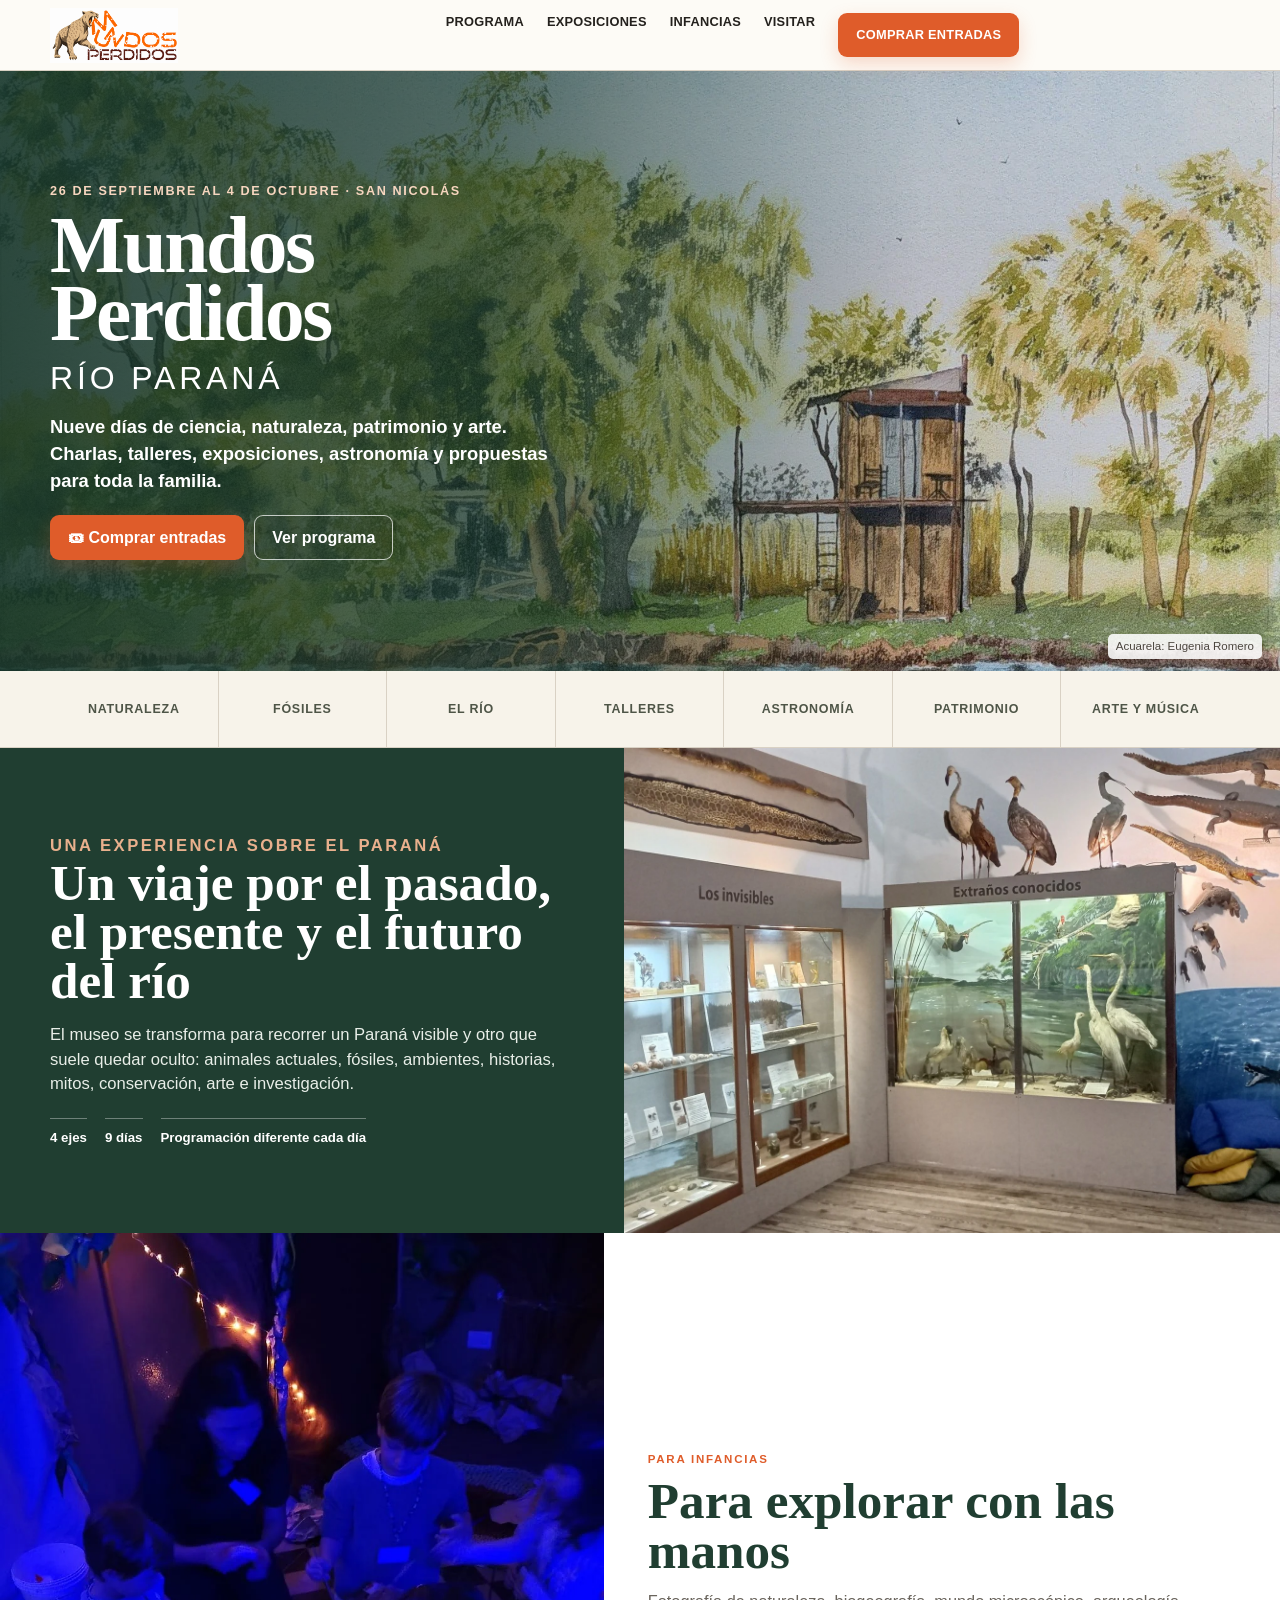
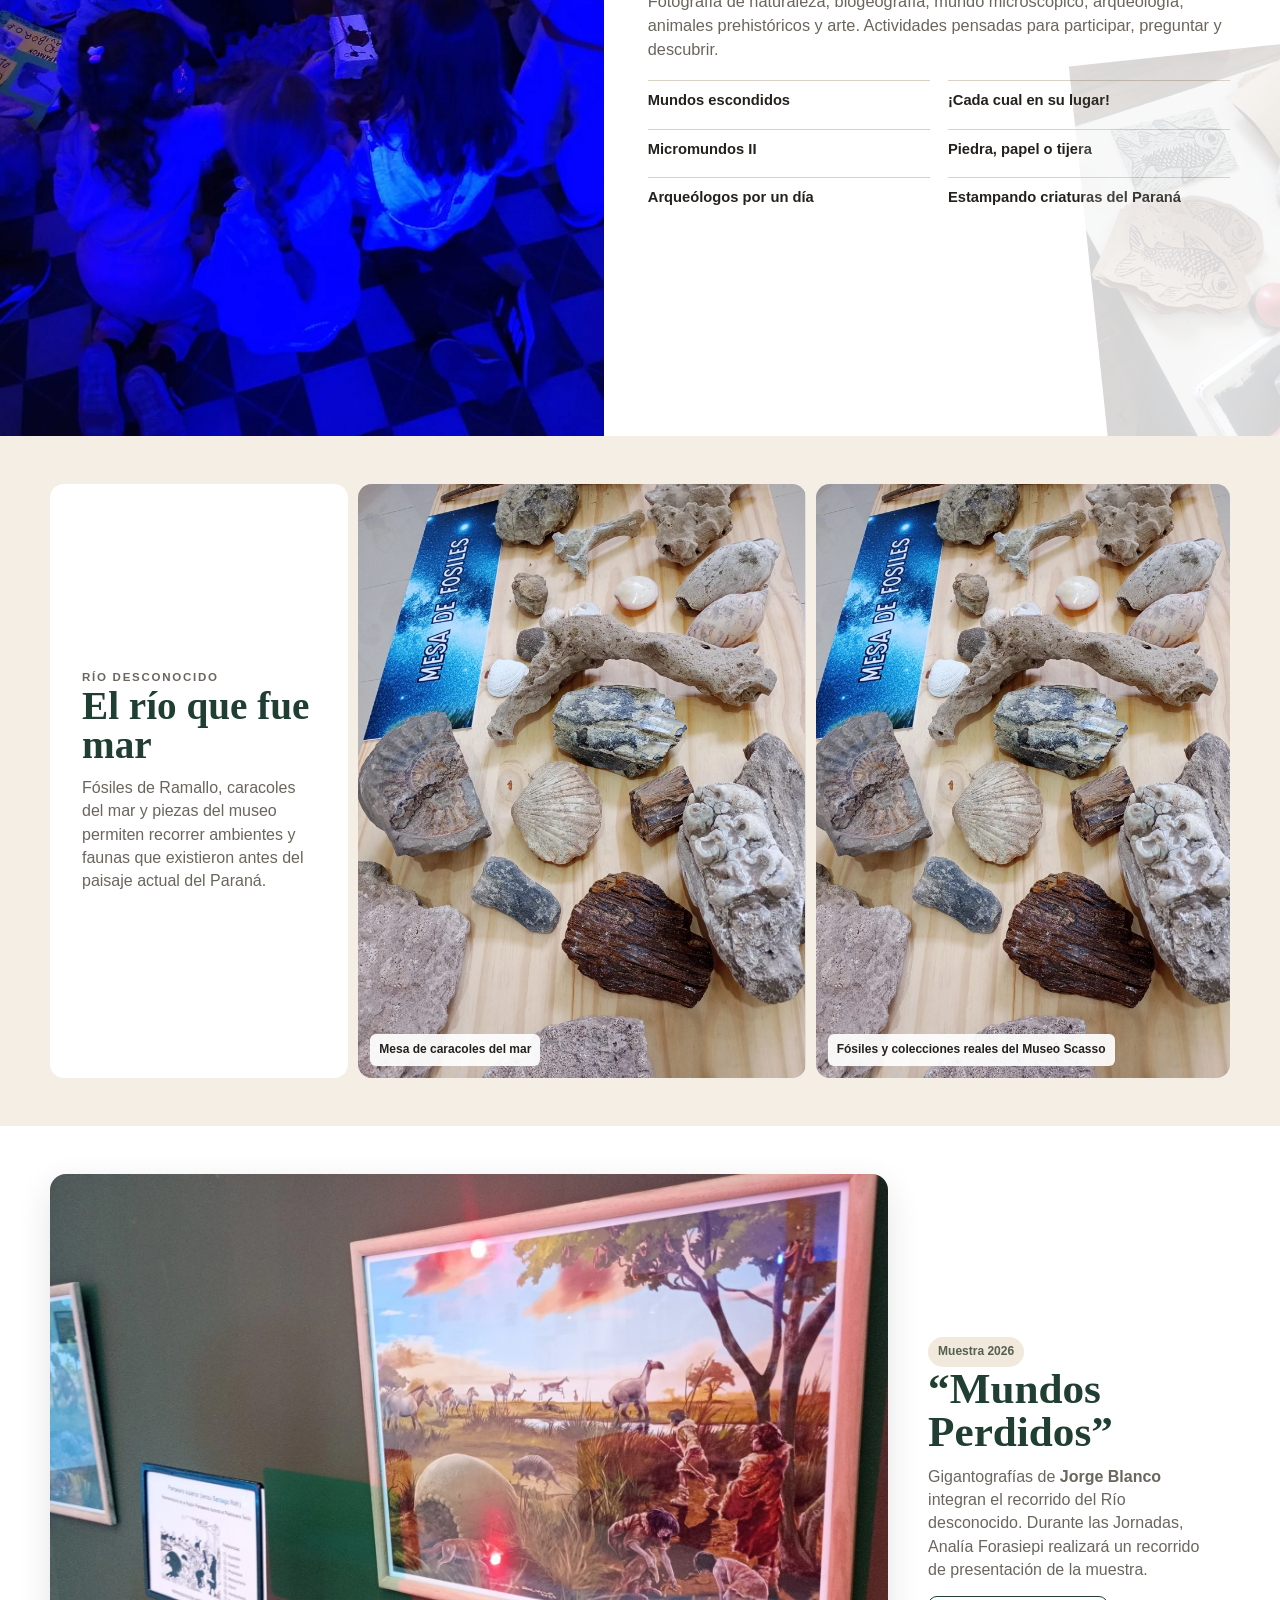
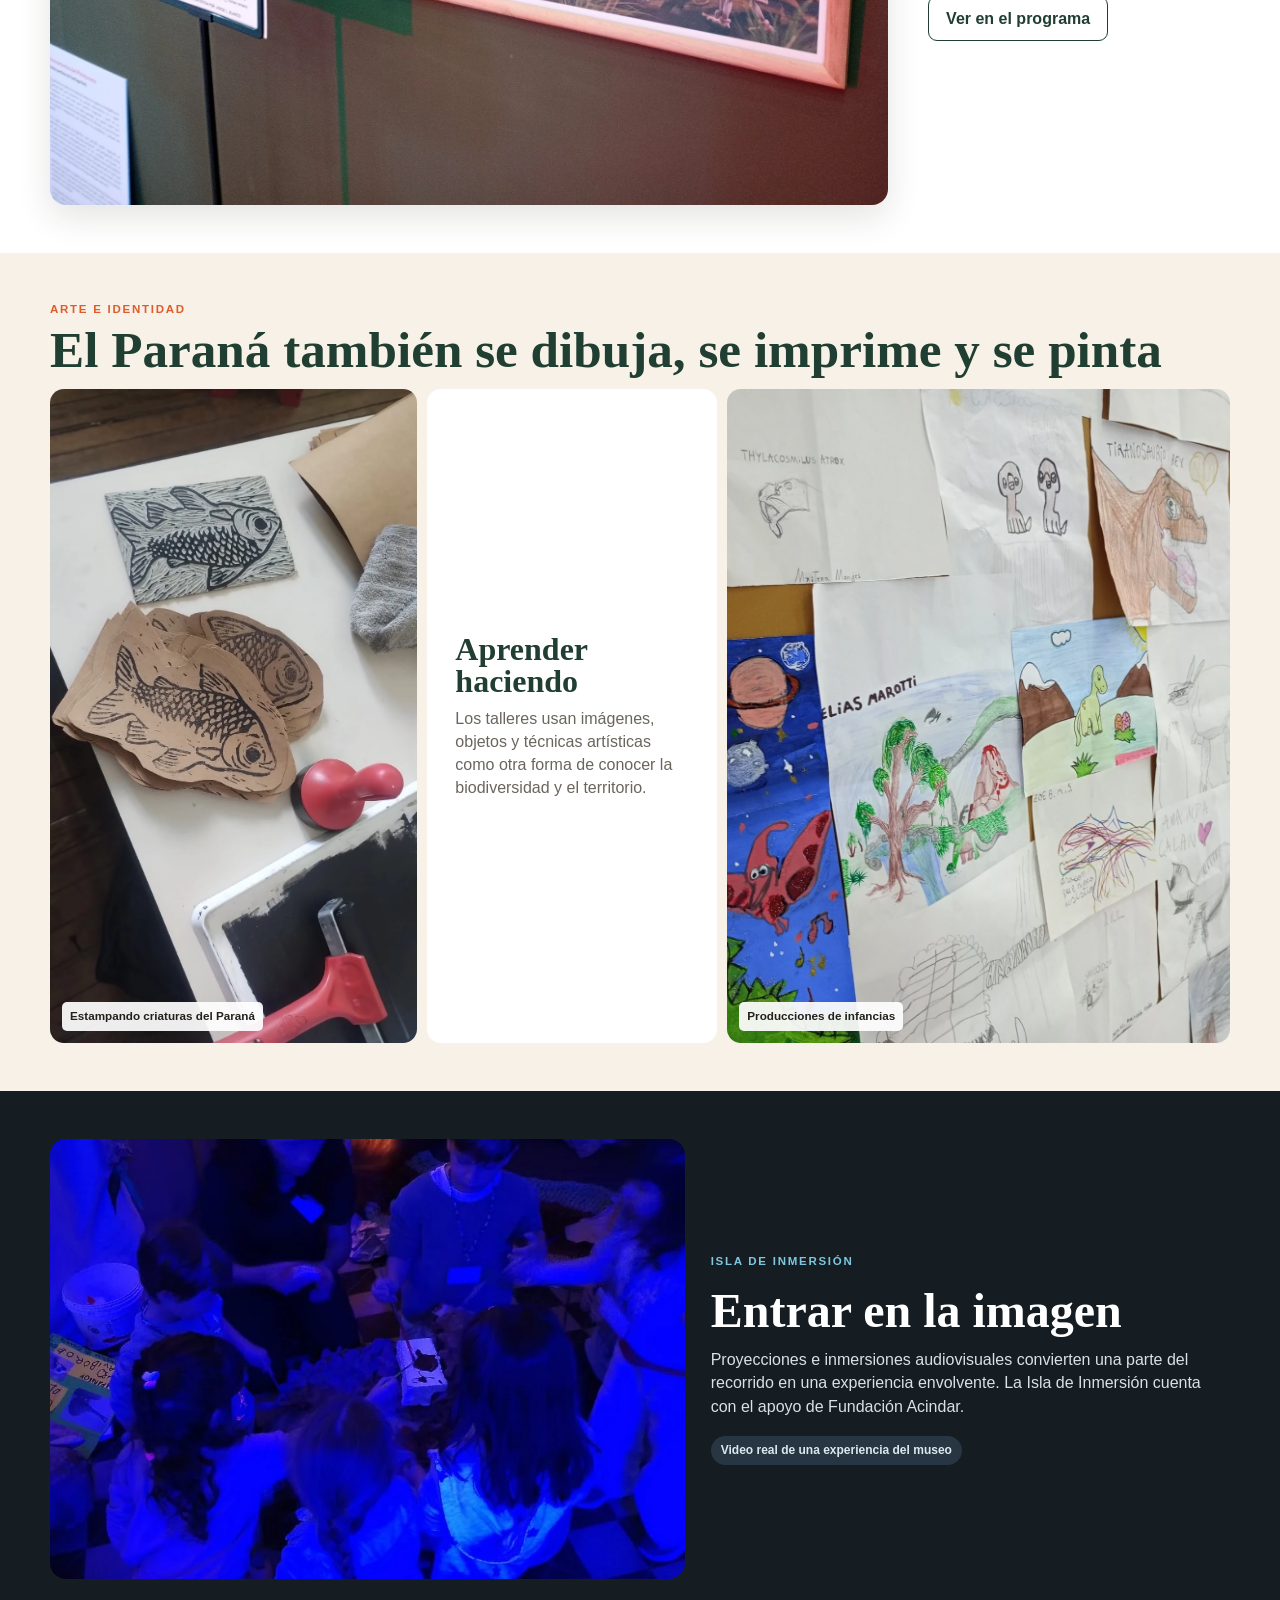
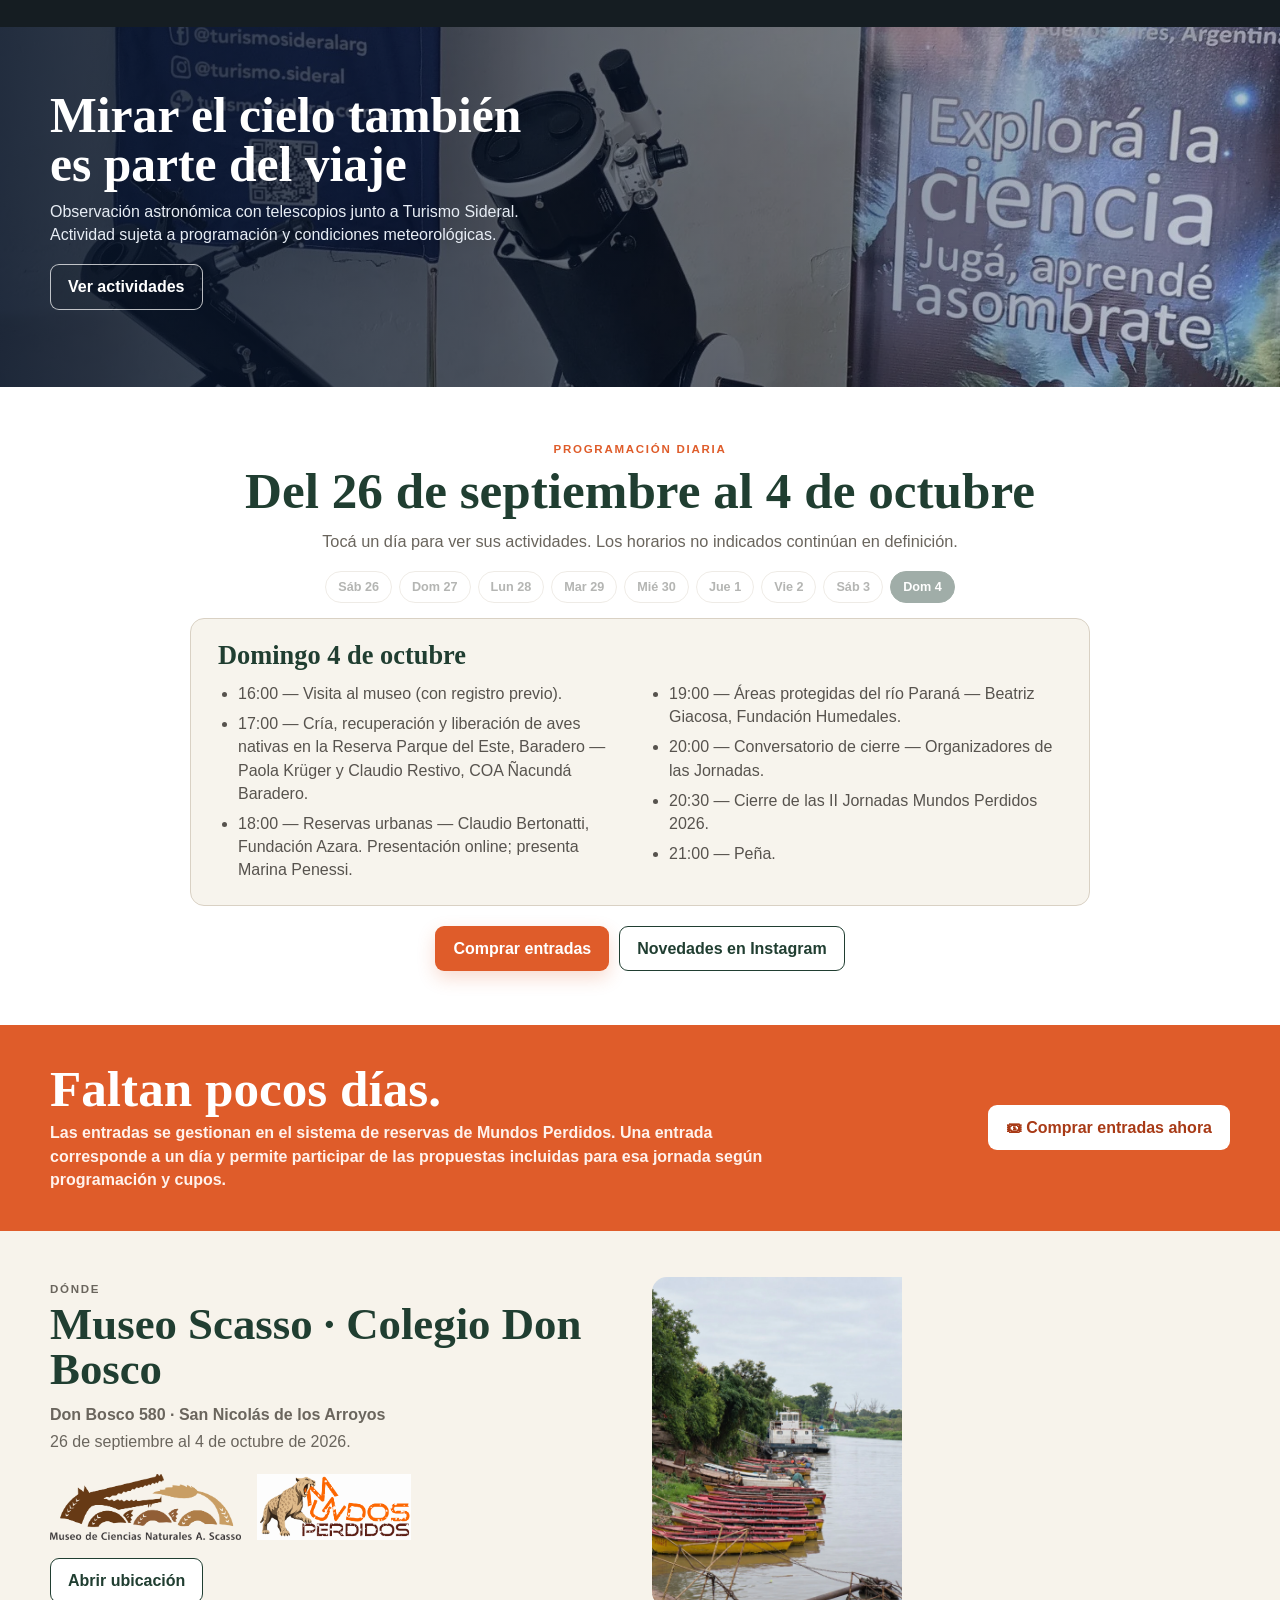
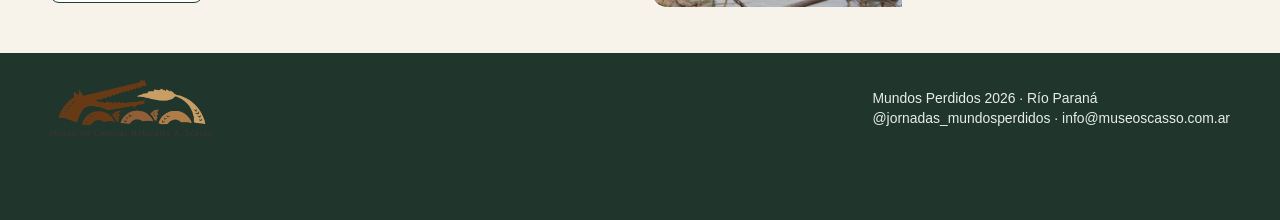
<file: index.html>
<!doctype html>
<html lang="es">
<head>
<meta charset="utf-8">
<meta name="viewport" content="width=device-width,initial-scale=1">
<title>Mundos Perdidos 2026 · Río Paraná | Museo Scasso</title>
<meta name="description" content="Jornadas Mundos Perdidos 2026. Del 26 de septiembre al 4 de octubre en el Museo de Ciencias Naturales A. Scasso y Colegio Don Bosco, San Nicolás.">
<meta name="theme-color" content="#faf7ef">
<style>
:root{--ink:#24211d;--soft:#6a655d;--paper:#fbf8f1;--cream:#efe9dd;--green:#203e31;--green2:#385944;--orange:#df5c2a;--orange2:#bd431d;--line:#d9d1c4;--blue:#15253e;--white:#fff;--shadow:0 12px 34px rgba(31,35,28,.12)}
*{box-sizing:border-box}html{scroll-behavior:smooth}body{margin:0;background:var(--paper);color:var(--ink);font-family:Inter,"Segoe UI",Arial,sans-serif;line-height:1.45}a{text-decoration:none;color:inherit}img,video{display:block;max-width:100%}.wrap{width:min(1180px,calc(100% - 34px));margin:auto}.serif{font-family:Georgia,"Times New Roman",serif}.kicker{font-size:.72rem;font-weight:900;letter-spacing:.15em;text-transform:uppercase;color:var(--orange);margin:0 0 8px}.h2{font:700 clamp(2rem,4vw,3.55rem)/.98 Georgia,"Times New Roman",serif;margin:0 0 14px;color:var(--green)}.copy{font-size:1.02rem;color:var(--soft);margin:0;max-width:760px}.btn{display:inline-flex;align-items:center;justify-content:center;min-height:44px;border-radius:9px;padding:10px 17px;font-weight:900;border:1px solid transparent;transition:.18s}.btn.buy{background:var(--orange);color:white;box-shadow:0 7px 18px rgba(223,92,42,.22)}.btn.buy:hover{background:var(--orange2);transform:translateY(-1px)}.btn.outline{border-color:rgba(255,255,255,.72);color:white;background:rgba(0,0,0,.08)}.btn.dark{border-color:var(--green);color:var(--green);background:#fff}.top{position:sticky;top:0;z-index:60;background:rgba(253,251,246,.97);backdrop-filter:blur(10px);border-bottom:1px solid var(--line)}.topin{height:70px;display:grid;grid-template-columns:185px 1fr auto;align-items:center;gap:22px}.eventmark{width:168px;height:55px;object-fit:contain;object-position:left}.nav{display:flex;justify-content:center;gap:23px;font-size:.8rem;font-weight:900;text-transform:uppercase;letter-spacing:.02em}.nav a:hover{color:var(--orange)}
.hero{position:relative;background:#dfe9e1;overflow:hidden}.heroart{width:100%;height:min(65vw,600px);min-height:480px;object-fit:cover;object-position:center 54%}.heroShade{position:absolute;inset:0;background:linear-gradient(90deg,rgba(22,53,40,.88) 0%,rgba(22,53,40,.67) 38%,rgba(22,53,40,.10) 72%,transparent 100%)}.heroContent{position:absolute;inset:0;display:flex;align-items:center}.heroInner{width:min(1180px,calc(100% - 34px));margin:auto;color:white}.heroText{max-width:590px}.heroTop{font-size:.79rem;text-transform:uppercase;letter-spacing:.13em;font-weight:900;color:#f7d6bf}.hero h1{font:700 clamp(3rem,6.2vw,5.6rem)/.86 Georgia,"Times New Roman",serif;margin:10px 0 8px;letter-spacing:-.03em}.hero .river{font-size:clamp(1.35rem,2.5vw,2rem);letter-spacing:.12em;text-transform:uppercase;margin-bottom:13px}.hero p{font-size:1.15rem;font-weight:700;max-width:520px;margin:0 0 20px}.heroBtns{display:flex;gap:10px;flex-wrap:wrap}.credit{position:absolute;right:18px;bottom:12px;padding:4px 8px;background:rgba(255,255,255,.88);font-size:.72rem;border-radius:5px;color:#4c473f}.topicbar{background:#f7f3ea;border-bottom:1px solid var(--line)}.topics{display:grid;grid-template-columns:repeat(7,1fr);min-height:76px}.topics div{display:flex;align-items:center;justify-content:center;text-align:center;font-size:.78rem;text-transform:uppercase;letter-spacing:.06em;font-weight:900;color:#4e5547;border-right:1px solid var(--line);padding:12px}.topics div:last-child{border-right:0}
.story{display:grid;grid-template-columns:1fr 1.05fr;background:var(--green);color:white}.storyText{padding:54px max(34px,calc((100vw - 1180px)/2));padding-right:44px;display:flex;flex-direction:column;justify-content:center}.story .kicker{color:#e9b08d}.story h2{font:700 clamp(2.3rem,4vw,4rem)/.96 Georgia,serif;margin:0 0 18px}.story p{margin:0;color:#e8eee8;font-size:1.04rem;max-width:530px}.storyPhoto{min-height:485px}.storyPhoto img{width:100%;height:100%;object-fit:cover;object-position:center}.storyFacts{display:flex;gap:18px;flex-wrap:wrap;margin-top:22px}.storyFacts span{font-size:.83rem;font-weight:900;border-top:1px solid rgba(255,255,255,.35);padding-top:9px}
.split{display:grid;grid-template-columns:1fr 1.12fr;background:#fff}.splitPhoto{min-height:460px}.splitPhoto img{width:100%;height:100%;object-fit:cover}.splitText{padding:48px max(34px,calc((100vw - 1180px)/2));padding-left:44px;display:flex;flex-direction:column;justify-content:center;position:relative;overflow:hidden}.splitText .fishdetail{position:absolute;right:-45px;bottom:-35px;width:235px;opacity:.18;transform:rotate(-6deg)}.miniList{display:grid;grid-template-columns:1fr 1fr;gap:8px 18px;margin-top:19px;max-width:620px}.miniList div{border-top:1px solid var(--line);padding:9px 0;font-weight:800;font-size:.92rem}
.fossilBlock{padding:48px 0;background:#f4eee4}.fossilGrid{display:grid;grid-template-columns:.72fr 1.08fr 1fr;gap:10px;align-items:stretch}.fossilText{background:#fff;padding:32px;border-radius:14px;display:flex;flex-direction:column;justify-content:center}.fossilText h2{font:700 2.45rem/1 Georgia,serif;margin:0 0 12px;color:var(--green)}.fossilText p{color:var(--soft);margin:0}.fossilImg{min-height:385px;border-radius:14px;overflow:hidden;position:relative;background:#ddd}.fossilImg img,.fossilImg video{width:100%;height:100%;object-fit:cover;object-position:center 45%}.caption{position:absolute;left:12px;bottom:12px;background:rgba(255,255,255,.92);padding:7px 9px;border-radius:6px;font-size:.75rem;font-weight:900;max-width:80%}
.blanco{padding:48px 0;background:#fff}.blancoGrid{display:grid;grid-template-columns:1.45fr .55fr;gap:24px;align-items:center}.blancoImg{border-radius:16px;overflow:hidden;box-shadow:var(--shadow);background:#eee}.blancoImg img{width:100%;height:auto}.blancoText{padding:16px}.blancoText h2{font:700 2.7rem/1 Georgia,serif;margin:0 0 12px;color:var(--green)}.blancoText p{color:var(--soft);margin:0 0 15px}.tag{display:inline-block;border-radius:999px;background:#f0e9dc;padding:6px 10px;font-size:.75rem;font-weight:900;color:#55604e}
.art{padding:48px 0;background:#f7f1e7}.artGrid{display:grid;grid-template-columns:.95fr .75fr 1.3fr;gap:10px}.artCell{min-height:310px;background:#fff;border-radius:14px;overflow:hidden;position:relative}.artCell img{width:100%;height:100%;object-fit:cover}.artText{padding:28px;display:flex;flex-direction:column;justify-content:center}.artText h2{font:700 2rem/1 Georgia,serif;margin:0 0 10px;color:var(--green)}.artText p{color:var(--soft);margin:0}.artLabel{position:absolute;left:12px;bottom:12px;background:rgba(255,255,255,.92);padding:6px 8px;border-radius:5px;font-size:.73rem;font-weight:900}
.immersive{padding:48px 0;background:#151d22;color:#fff}.immersiveGrid{display:grid;grid-template-columns:1.1fr .9fr;gap:26px;align-items:center}.videoBox{border-radius:16px;overflow:hidden;background:#000;max-height:440px}.videoBox video{width:100%;height:440px;object-fit:cover}.immersive h2{font:700 3rem/1 Georgia,serif;margin:0 0 13px}.immersive p{color:#d9e1e4;margin:0 0 18px;max-width:520px}.immersive .kicker{color:#7ec7df}
.astro{position:relative;min-height:360px;background:var(--blue);overflow:hidden;color:white}.astro img{position:absolute;inset:0;width:100%;height:100%;object-fit:cover;object-position:center}.astro:after{content:"";position:absolute;inset:0;background:linear-gradient(90deg,rgba(8,20,40,.88),rgba(8,20,40,.58),rgba(8,20,40,.15))}.astroText{position:relative;z-index:2;padding:64px 0}.astroText h2{font:700 3.1rem/1 Georgia,serif;margin:0 0 10px;max-width:520px}.astroText p{max-width:480px;margin:0 0 18px;color:#e7edf5}
.program{padding:54px 0;background:#fff}.programTop{text-align:center}.programTop .copy{margin:auto}.dateTabs{display:flex;gap:7px;overflow-x:auto;padding:18px 0 11px;scrollbar-width:thin}.dateTab{flex:0 0 auto;border:1px solid var(--line);background:#fff;border-radius:999px;padding:8px 12px;font-size:.79rem;font-weight:900;color:#4e514b;cursor:pointer}.dateTab.active{background:var(--green);border-color:var(--green);color:white}.dateTab.past{opacity:.42}.dateTab.today{border:2px solid var(--orange);color:var(--orange2);box-shadow:0 0 0 3px rgba(223,92,42,.12)}.dateTab.today.active{background:var(--orange);border-color:var(--orange);color:#fff;opacity:1}.todayFlag{display:inline-block;margin:0 0 8px;padding:4px 9px;border-radius:999px;background:var(--orange);color:#fff;font-size:.68rem;font-weight:950;letter-spacing:.12em}.dayPanel{max-width:900px;margin:4px auto 0;background:#f7f4ed;border:1px solid var(--line);border-radius:14px;padding:23px 27px}.dayPanel h3{font:700 1.65rem/1.05 Georgia,serif;color:var(--green);margin:0 0 12px}.dayPanel ul{margin:0;padding-left:20px;color:#57534e;columns:2;column-gap:38px}.dayPanel li{margin:0 0 7px;break-inside:avoid}.programCta{display:flex;justify-content:center;gap:10px;margin-top:20px;flex-wrap:wrap}@media(min-width:901px){.program .dateTabs{max-width:900px;margin-left:auto;margin-right:auto;justify-content:center}}
.ticket{padding:40px 0;background:var(--orange);color:white}.ticketGrid{display:grid;grid-template-columns:1fr auto;gap:30px;align-items:center}.ticket h2{font:700 clamp(2rem,4vw,3.7rem)/.95 Georgia,serif;margin:0 0 8px}.ticket p{margin:0;max-width:760px;font-weight:700;color:#fff2ec}.ticket .btn{background:#fff;color:#a83a16;min-width:230px}
.visit{padding:46px 0;background:#f7f3eb}.visitGrid{display:grid;grid-template-columns:1fr 1fr;gap:24px;align-items:center}.visitPhoto{border-radius:15px;overflow:hidden}.visitPhoto img{height:330px;object-fit:cover}.visit h2{font:700 2.8rem/1 Georgia,serif;color:var(--green);margin:0 0 12px}.visit p{color:var(--soft);margin:4px 0}.marks{display:flex;gap:16px;align-items:center;margin-top:20px}.marks img{height:66px;width:auto;object-fit:contain}.footer{background:#20362c;color:#e7eee9;padding:27px 0 84px}.footerIn{display:flex;justify-content:space-between;gap:20px;align-items:center;flex-wrap:wrap;font-size:.87rem}.footerLogo{height:56px;width:auto}.mobileBuy{display:none}
@media(max-width:900px){.topin{grid-template-columns:150px 1fr}.nav a:not(.buy){display:none}.nav{justify-content:flex-end}.topin>.btn{display:none}.heroart{height:560px}.heroShade{background:linear-gradient(180deg,rgba(22,53,40,.17),rgba(22,53,40,.83) 64%)}.heroContent{align-items:flex-end;padding-bottom:30px}.heroText{max-width:100%}.topics{grid-template-columns:repeat(4,1fr)}.topics div:nth-child(n+5){display:none}.story,.split{grid-template-columns:1fr}.storyPhoto{min-height:360px}.splitPhoto{min-height:350px}.fossilGrid{grid-template-columns:1fr 1fr}.fossilText{grid-column:1/-1}.blancoGrid,.immersiveGrid,.visitGrid,.ticketGrid{grid-template-columns:1fr}.artGrid{grid-template-columns:1fr 1fr}.artGrid .artCell:last-child{grid-column:1/-1}.dayPanel ul{columns:1}.ticket .btn{width:100%}.mobileBuy{display:flex;position:fixed;left:12px;right:12px;bottom:12px;z-index:90;background:var(--orange);color:#fff;min-height:50px;align-items:center;justify-content:center;border-radius:12px;font-weight:900;box-shadow:0 10px 25px rgba(0,0,0,.25)}}
@media(max-width:620px){.wrap{width:calc(100% - 22px)}.topin{height:62px}.eventmark{width:138px;height:46px}.nav .buy{font-size:.75rem;padding:8px 11px;min-height:38px}.heroart{height:505px;min-height:0;object-position:57% center}.hero h1{font-size:3.5rem}.hero .river{font-size:1.15rem}.hero p{font-size:.98rem}.heroBtns .btn{width:100%}.topics{min-height:58px}.topics div{font-size:.64rem;padding:8px 4px}.storyText,.splitText{padding:34px 21px}.storyPhoto{min-height:300px}.splitPhoto{min-height:315px}.miniList{grid-template-columns:1fr}.fossilBlock,.blanco,.art,.immersive,.program,.visit{padding:34px 0}.fossilGrid{grid-template-columns:1fr}.fossilImg{min-height:290px}.blancoText{padding:5px 2px}.blancoText h2{font-size:2.2rem}.artGrid{grid-template-columns:1fr}.artGrid .artCell:last-child{grid-column:auto}.artCell{min-height:280px}.videoBox video{height:360px}.immersive h2{font-size:2.4rem}.astro{min-height:330px}.astroText{padding:48px 0}.astroText h2{font-size:2.35rem;max-width:330px}.dayPanel{padding:19px 17px}.ticket{padding:32px 0}.visitPhoto img{height:250px}.marks img{height:54px}.footer{padding-bottom:86px}}

</style>
</head>
<body>
<header class="top"><div class="wrap topin"><a href="#inicio"><img class="eventmark" src="assets/site2026/logo-mundos-perdidos.png" alt="Mundos Perdidos"></a><nav class="nav"><a href="#programa">Programa</a><a href="#muestras">Exposiciones</a><a href="#infancias">Infancias</a><a href="#visitar">Visitar</a><a class="btn buy" href="https://mundos-perdidos.museoscasso.com.ar/reservas/">Comprar entradas</a></nav></div></header>
<main id="inicio">
<section class="hero"><img class="heroart" src="assets/site2026/web-eugenia-rio.webp" alt="Paisaje del río Paraná en acuarela, Eugenia Romero"><div class="heroShade"></div><div class="heroContent"><div class="heroInner"><div class="heroText"><div class="heroTop">26 de septiembre al 4 de octubre · San Nicolás</div><h1>Mundos<br>Perdidos</h1><div class="river">Río Paraná</div><p>Nueve días de ciencia, naturaleza, patrimonio y arte. Charlas, talleres, exposiciones, astronomía y propuestas para toda la familia.</p><div class="heroBtns"><a class="btn buy" href="https://mundos-perdidos.museoscasso.com.ar/reservas/">🎟 Comprar entradas</a><a class="btn outline" href="#programa">Ver programa</a></div></div></div></div><div class="credit">Acuarela: Eugenia Romero</div></section>
<div class="topicbar"><div class="wrap topics"><div>Naturaleza</div><div>Fósiles</div><div>El río</div><div>Talleres</div><div>Astronomía</div><div>Patrimonio</div><div>Arte y música</div></div></div>
<section class="story"><div class="storyText"><p class="kicker">Una experiencia sobre el Paraná</p><h2>Un viaje por el pasado, el presente y el futuro del río</h2><p>El museo se transforma para recorrer un Paraná visible y otro que suele quedar oculto: animales actuales, fósiles, ambientes, historias, mitos, conservación, arte e investigación.</p><div class="storyFacts"><span>4 ejes</span><span>9 días</span><span>Programación diferente cada día</span></div></div><div class="storyPhoto"><img src="assets/site2026/web-museo-rio.webp" alt="Colecciones del río Paraná en el Museo Scasso"></div></section>
<section class="split" id="infancias"><div class="splitPhoto"><img src="assets/site2026/web-infancias-inmersivo.webp" alt="Niñas y niños en una experiencia inmersiva de Mundos Perdidos"></div><div class="splitText"><p class="kicker">Para infancias</p><h2 class="h2">Para explorar con las manos</h2><p class="copy">Fotografía de naturaleza, biogeografía, mundo microscópico, arqueología, animales prehistóricos y arte. Actividades pensadas para participar, preguntar y descubrir.</p><div class="miniList"><div>Mundos escondidos</div><div>¡Cada cual en su lugar!</div><div>Micromundos II</div><div>Piedra, papel o tijera</div><div>Arqueólogos por un día</div><div>Estampando criaturas del Paraná</div></div><img class="fishdetail" src="assets/site2026/web-estampas.webp" alt=""></div></section>
<section class="fossilBlock" id="muestras"><div class="wrap fossilGrid"><div class="fossilText"><p class="kicker">Río desconocido</p><h2>El río que fue mar</h2><p>Fósiles de Ramallo, caracoles del mar y piezas del museo permiten recorrer ambientes y faunas que existieron antes del paisaje actual del Paraná.</p></div><div class="fossilImg fossilVideo"><video autoplay muted loop playsinline preload="metadata" poster="assets/site2026/web-fosiles.webp" aria-label="Mesa de caracoles del mar"><source src="assets/site2026/video-mesa-caracoles-mar.mp4" type="video/mp4"></video><div class="caption">Mesa de caracoles del mar</div></div><div class="fossilImg"><img src="assets/site2026/web-fosiles.webp" alt="Mesa de fósiles del Museo Scasso"><div class="caption">Fósiles y colecciones reales del Museo Scasso</div></div></div></section>
<section class="blanco"><div class="wrap blancoGrid"><div class="blancoImg"><img src="assets/site2026/web-jorge-blanco.webp" alt="Obra de Jorge Blanco expuesta en el Museo Scasso"></div><div class="blancoText"><span class="tag">Muestra 2026</span><h2>“Mundos Perdidos”</h2><p>Gigantografías de <strong>Jorge Blanco</strong> integran el recorrido del Río desconocido. Durante las Jornadas, Analía Forasiepi realizará un recorrido de presentación de la muestra.</p><a class="btn dark" href="#programa">Ver en el programa</a></div></div></section>
<section class="art"><div class="wrap"><p class="kicker">Arte e identidad</p><h2 class="h2">El Paraná también se dibuja, se imprime y se pinta</h2><div class="artGrid"><div class="artCell"><img src="assets/site2026/web-estampas.webp" alt="Sellos de peces para taller"><div class="artLabel">Estampando criaturas del Paraná</div></div><div class="artCell artText"><h2>Aprender haciendo</h2><p>Los talleres usan imágenes, objetos y técnicas artísticas como otra forma de conocer la biodiversidad y el territorio.</p></div><div class="artCell"><img src="assets/site2026/web-dibujos-infancias.webp" alt="Dibujos realizados por niñas y niños"><div class="artLabel">Producciones de infancias</div></div></div></div></section>
<section class="immersive"><div class="wrap immersiveGrid"><div class="videoBox"><video autoplay muted loop playsinline preload="metadata" poster="assets/site2026/web-infancias-inmersivo.webp"><source src="assets/site2026/video-inmersion-web.mp4" type="video/mp4"></video></div><div><p class="kicker">Isla de Inmersión</p><h2>Entrar en la imagen</h2><p>Proyecciones e inmersiones audiovisuales convierten una parte del recorrido en una experiencia envolvente. La Isla de Inmersión cuenta con el apoyo de Fundación Acindar.</p><span class="tag" style="background:#273642;color:#dbe9ef">Video real de una experiencia del museo</span></div></div></section>
<section class="astro"><img src="assets/site2026/web-astronomia.webp" alt="Telescopios de Turismo Sideral en Mundos Perdidos"><div class="wrap astroText"><h2>Mirar el cielo también es parte del viaje</h2><p>Observación astronómica con telescopios junto a Turismo Sideral. Actividad sujeta a programación y condiciones meteorológicas.</p><a class="btn outline" href="#programa">Ver actividades</a></div></section>
<section class="program" id="programa"><div class="wrap"><div class="programTop"><p class="kicker">Programación diaria</p><h2 class="h2">Del 26 de septiembre al 4 de octubre</h2><p class="copy">Tocá un día para ver sus actividades. Los horarios no indicados continúan en definición.</p></div><div class="dateTabs" id="dateTabs"></div><div class="dayPanel" id="dayPanel"></div><div class="programCta"><a class="btn buy" href="https://mundos-perdidos.museoscasso.com.ar/reservas/">Comprar entradas</a><a class="btn dark" href="https://www.instagram.com/jornadas_mundosperdidos/" target="_blank" rel="noopener">Novedades en Instagram</a></div></div></section>
<section class="ticket"><div class="wrap ticketGrid"><div><h2>Faltan pocos días.</h2><p>Las entradas se gestionan en el sistema de reservas de Mundos Perdidos. Una entrada corresponde a un día y permite participar de las propuestas incluidas para esa jornada según programación y cupos.</p></div><a class="btn" href="https://mundos-perdidos.museoscasso.com.ar/reservas/">🎟 Comprar entradas ahora</a></div></section>
<section class="visit" id="visitar"><div class="wrap visitGrid"><div><p class="kicker">Dónde</p><h2>Museo Scasso · Colegio Don Bosco</h2><p><strong>Don Bosco 580 · San Nicolás de los Arroyos</strong></p><p>26 de septiembre al 4 de octubre de 2026.</p><div class="marks"><a href="https://www.museoscasso.com.ar/" aria-label="Ir al sitio web del Museo de Ciencias Naturales A. Scasso"><img src="assets/site2026/logo-scasso.png" alt="Museo de Ciencias Naturales A. Scasso"></a><img src="assets/site2026/logo-mundos-perdidos.png" alt="Mundos Perdidos"></div><p style="margin-top:18px"><a class="btn dark" href="https://www.google.com/maps/search/?api=1&query=Museo+de+Ciencias+Naturales+A.+Scasso+San+Nicol%C3%A1s" target="_blank" rel="noopener">Abrir ubicación</a></p></div><div class="visitPhoto"><img src="assets/site2026/web-rio-botes.webp" alt="Embarcaciones en el río Paraná en San Nicolás"></div></div></section>
</main>
<footer class="footer"><div class="wrap footerIn"><a href="https://www.museoscasso.com.ar/" aria-label="Ir al sitio web del Museo de Ciencias Naturales A. Scasso"><img class="footerLogo" src="assets/site2026/logo-scasso.png" alt="Museo de Ciencias Naturales A. Scasso"></a><div>Mundos Perdidos 2026 · Río Paraná<br><a href="https://www.instagram.com/jornadas_mundosperdidos/" target="_blank" rel="noopener">@jornadas_mundosperdidos</a> · <a href="mailto:info@museoscasso.com.ar">info@museoscasso.com.ar</a></div></div></footer>
<a class="mobileBuy" href="https://mundos-perdidos.museoscasso.com.ar/reservas/">🎟 Comprar entradas</a>
<script>
const days=[{"tab":"Sáb 26","title":"Sábado 26 de septiembre","items":["17:30 — Previa y bienvenida.","18:00 — Inauguración de las Jornadas y acreditación.","18:30 — Apertura de la exposición.","19:00 — El río como sistema — Jorge Liotta, Pesca Continental, Nación.","Desde las 20:00 — La Luna llena y las fases de Venus — Diego Toscán, Turismo Sideral (actividad sujeta a las condiciones meteorológicas)."]},{"tab":"Dom 27","title":"Domingo 27 de septiembre","items":["Desde las 17:00 — Arte en vivo — Eugenia Romero.","18:15 — Pioneros aventureros del río — Analía Forasiepi, IANIGLA.","19:30 — Performance — Escuela de Arte.","Desde las 20:00 — Observación astronómica — Diego Toscán, Turismo Sideral (actividad sujeta a las condiciones meteorológicas)."]},{"tab":"Lun 28","title":"Lunes 28 de septiembre","items":["15:30 — Producción y espacios de conservación en el Delta del Paraná. Desafíos y propuestas — Natalia Fracassi, INTA Delta.","17:00 — Proyecto Pantano. El ciervo de los pantanos en el bajo delta — Javier Pereira.","17:00 — Peces en su tinta — Taller de arte, Prof. Lucila Andino.","Desde las 18:00 — Mesa Lobito de río — Silvia Sunino y Alejandra Cepeda.","18:30 — Fotografía de Naturaleza — Analía Forasiepi y Carolina Mosto. Taller para niñas y niños de 8 a 12 años.","19:00 — Historia de San Nicolás — Daniela Beltrami, Museo Nacional Casa del Acuerdo.","20:00 — Recorrido por la muestra “Mundos Perdidos” de Jorge Blanco — Analía Forasiepi, IANIGLA."]},{"tab":"Mar 29","title":"Martes 29 de septiembre","items":["17:00 — Peces en su tinta — Taller de arte, Prof. Lucila Andino.","Desde las 18:00 — Mesa de Caracoles — Museo de Ciencias Naturales A. Scasso.","18:30 — ¡Cada cual en su lugar! — Analía Forasiepi y Carolina Mosto. Taller para niñas y niños de 8 a 12 años.","19:00 — Aves de San Nicolás — Club de Observadores de Aves, COA San Nicolás.","20:00 — Reciente hallazgo de un mastodonte en Sánchez, Ramallo — Museo de Ciencias Naturales A. Scasso.","20:00 — El vino nicoleño y el Paraná — Walter Álvarez."]},{"tab":"Mié 30","title":"Miércoles 30 de septiembre","items":["17:00 — Peces en su tinta — Taller de arte, Prof. Lucila Andino.","18:00 — ¡Pura ciencia! — Martín Tellechea, UNLP.","Desde las 18:00 — Mesa Lobito de río — Silvia Sunino y Alejandra Cepeda.","18:30 — El mundo microscópico — Analía Forasiepi y Carolina Mosto. Taller para niñas y niños de 8 a 12 años.","19:00 — ¿Para qué sirve la ciencia? — Martín Tellechea, UNLP."]},{"tab":"Jue 1","title":"Jueves 1 de octubre","items":["17:00 — Peces en su tinta — Taller de arte, Prof. Lucila Andino.","18:00 — Taller Pintura del río — Eugenia Romero.","18:00 a 19:30 — Literatura, ambiente y ciencias naturales — Marcos Solá y Cristian Juárez Giovanelli.","18:30 — Arqueólogos por un día — Daniela Beltrami, Museo Nacional Casa del Acuerdo. Taller para niñas y niños de 7 a 12 años.","19:30 — Leer, enseñar y aprender desde la narrativa — Martín Tellechea, UNLP."]},{"tab":"Vie 2","title":"Viernes 2 de octubre","items":["Desde las 16:00 — Mesa de insectos del río — Julián Petrulevicius y Juan Pablo Galvis, Museo de La Plata.","17:00 — Serpientes del Paraná — Daniel Hermann Biólogo especialista en Serpientes.","Desde las 18:00 — Mesa Lobito de río — Silvia Sunino y Alejandra Cepeda.","18:30 — AL REVÉS. El turismo es recurso para la preservación del patrimonio cultural — Luciano Rey (Gestión Patrimonio Cultural Santa Fe) — Red de Patrimonio en Construcción.","18:30 — Piedra, papel o tijera. Animales prehistóricos — Analía Forasiepi y Carolina Mosto. Taller para niñas y niños de 8 a 12 años.","19:30 — ¿Cómo abordar la problemática ambiental situada? — Martín Tellechea, UNLP."]},{"tab":"Sáb 3","title":"Sábado 3 de octubre","items":["10:00 — El territorio como aula. EAI desde la indagación — Evangelina Romano.","14:00 a 18:00 — Aguará guazú en San Nicolás y Ramallo — Fundación Temaikèn. Exposición y mesa temática guiada por especialistas.","16:00 — El Paraná como vía navegable — Fundación Humedales.","Desde las 17:00 — Mesa de Reptiles del río — Museo de Ciencias Naturales A. Scasso.","17:00 — Aguará guazú en San Nicolás y Ramallo — Fundación Temaikèn.","18:00 — Dibujo al natural en el museo — Lucila Andino, Artes Visuales.","18:15 — Picaflores del río Paraná — Gabriel Maugeri.","19:30 — Mito del Carpincho Blanco — Damián Voglino.","20:15 — El origen del mundo. La formación de la Tierra — Gustavo Cionco, CONICET / UTN."]},{"tab":"Dom 4","title":"Domingo 4 de octubre","items":["16:00 — Visita al museo (con registro previo).","17:00 — Cría, recuperación y liberación de aves nativas en la Reserva Parque del Este, Baradero — Paola Krüger y Claudio Restivo, COA Ñacundá Baradero.","18:00 — Reservas urbanas — Claudio Bertonatti, Fundación Azara. Presentación online; presenta Marina Penessi.","19:00 — Áreas protegidas del río Paraná — Beatriz Giacosa, Fundación Humedales.","20:00 — Conversatorio de cierre — Organizadores de las Jornadas.","20:30 — Cierre de las II Jornadas Mundos Perdidos 2026.","21:00 — Peña."]}]
const tabs=document.getElementById('dateTabs'),panel=document.getElementById('dayPanel');
const eventDates=['2026-09-26','2026-09-27','2026-09-28','2026-09-29','2026-09-30','2026-10-01','2026-10-02','2026-10-03','2026-10-04'];
const baDateParts=new Intl.DateTimeFormat('en-US',{timeZone:'America/Argentina/Buenos_Aires',year:'numeric',month:'2-digit',day:'2-digit'}).formatToParts(new Date()).reduce((a,p)=>(a[p.type]=p.value,a),{});
const todayKey=`${baDateParts.year}-${baDateParts.month}-${baDateParts.day}`;
function showDay(i){document.querySelectorAll('.dateTab').forEach((b,j)=>b.classList.toggle('active',i===j));const todayFlag=eventDates[i]===todayKey?'<span class="todayFlag">HOY</span>':'';panel.innerHTML=`${todayFlag}<h3>${days[i].title}</h3><ul>${days[i].items.map(x=>`<li>${x}</li>`).join('')}</ul>`;}
days.forEach((d,i)=>{const b=document.createElement('button');b.className='dateTab';if(eventDates[i]<todayKey)b.classList.add('past');if(eventDates[i]===todayKey)b.classList.add('today');b.textContent=d.tab;b.onclick=()=>showDay(i);tabs.appendChild(b)});
const todayIndex=eventDates.indexOf(todayKey),nextIndex=eventDates.findIndex(date=>date>=todayKey);showDay(todayIndex>=0?todayIndex:nextIndex>=0?nextIndex:days.length-1);
</script>
</body></html>
</file>
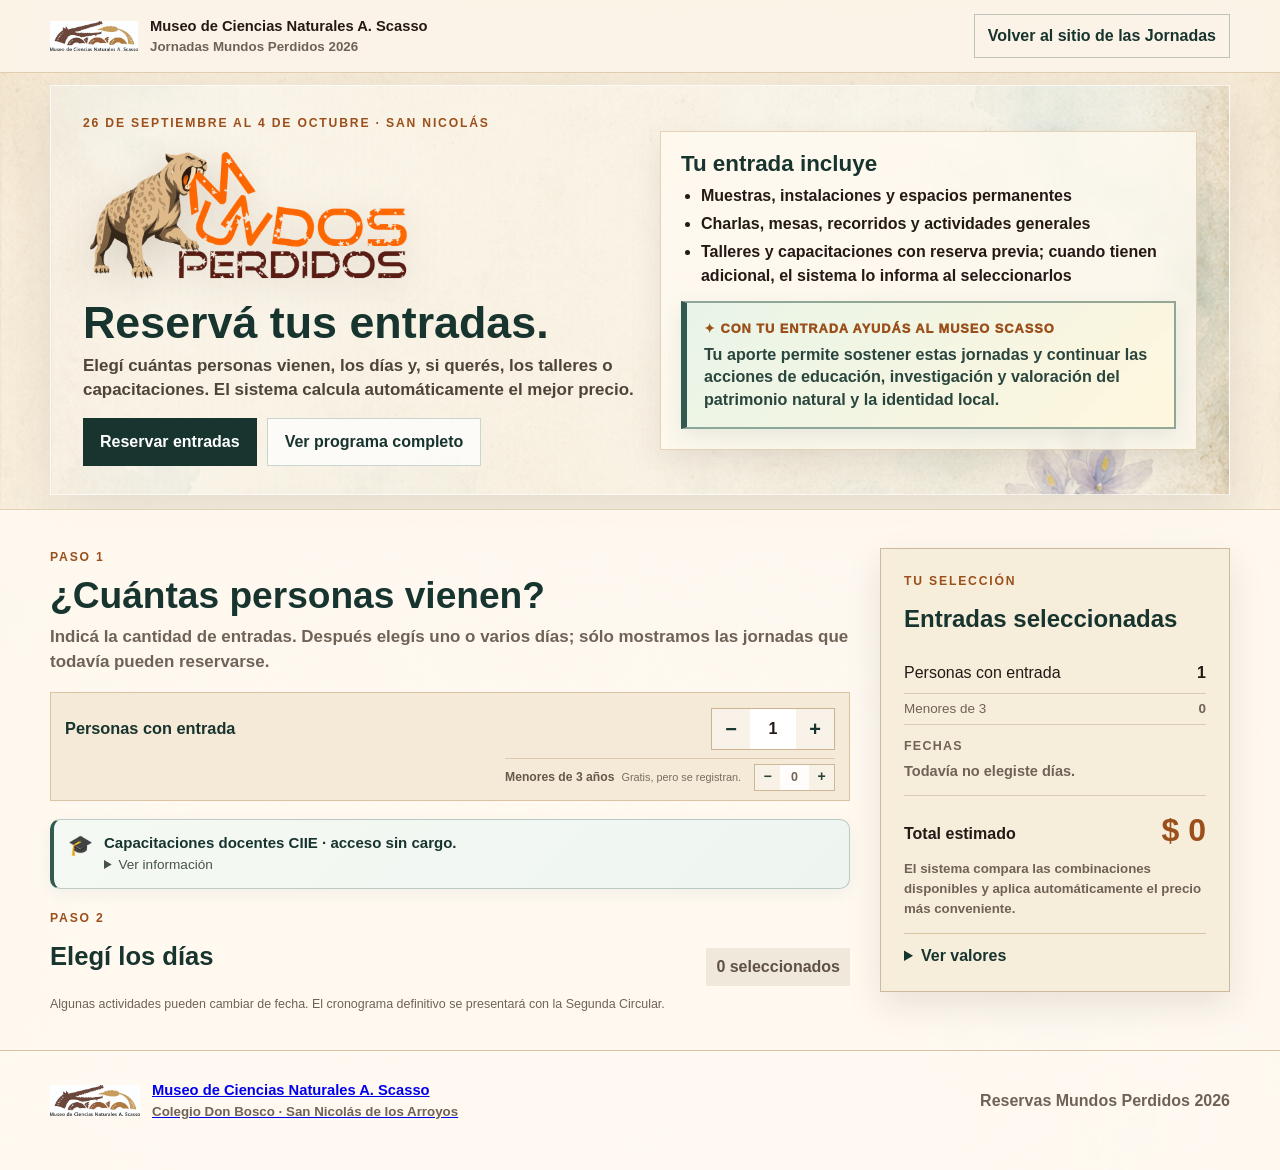
<file: reservas/index.html>
<!doctype html>
<html lang="es">
<head>
<meta charset="utf-8">
<meta name="viewport" content="width=device-width,initial-scale=1">
<meta name="theme-color" content="#315a50">
<title>Reservas Mundos Perdidos 2026 · Museo Scasso</title>
<meta name="description" content="Entradas y reservas para Jornadas Mundos Perdidos 2026 · Río Paraná · Museo de Ciencias Naturales A. Scasso.">
<link rel="stylesheet" href="styles.css?final=1">
<link rel="stylesheet" href="refresh.css?final=1">
<link rel="stylesheet" href="v4.css?final=3">
<style id="ciieAccessStyleV9">
.ciie-access-note-v9{margin:14px 0 18px;padding:13px 14px;display:grid;grid-template-columns:auto minmax(0,1fr);gap:11px;align-items:start;border:1px solid rgba(49,90,80,.28);border-left:4px solid #315a50;background:linear-gradient(135deg,#f5f9f4,#eef5f0);border-radius:10px;color:#465349;font-size:.85rem;line-height:1.38;box-shadow:0 5px 15px rgba(49,90,80,.06)}
.ciie-access-icon-v9{font-size:1.25rem;line-height:1;margin-top:2px}.ciie-access-note-v9 strong{display:block;color:#18342e;font-size:.94rem;margin-bottom:3px}.ciie-access-note-v9 p{margin:0 0 3px}.ciie-access-note-v9 small{display:block;color:#667067;font-size:.76rem;line-height:1.35}
@media(max-width:640px){.ciie-access-note-v9{margin:12px 0 16px;padding:11px 12px;gap:9px;font-size:.8rem}.ciie-access-note-v9 strong{font-size:.89rem}.ciie-access-note-v9 small{font-size:.72rem}}
</style>
<style id="fullPassFallbackStyle">
.mode-grid .best-mode{order:-1;background:linear-gradient(135deg,#fff8f5,#fff0eb);border-color:rgba(161,62,45,.42);box-shadow:0 8px 20px rgba(161,62,45,.08)}
.mode-grid .best-mode:hover{border-color:rgba(161,62,45,.68)}
.mode-grid .best-mode.active{background:linear-gradient(135deg,#fff4f0,#fbe8e2);border-color:#a13e2d;box-shadow:0 0 0 3px rgba(161,62,45,.10)}
.mode-grid .best-mode .best-badge{top:10px!important;right:10px!important;background:#a85a47;color:#fff;border-color:#a85a47;box-shadow:0 5px 12px rgba(120,55,42,.16)!important;animation:none}
@media(max-width:640px){.mode-grid .best-mode .best-badge{top:9px!important;right:9px!important}}
</style>
<style id="optionalActivitiesStyle">
.optional-step-label{display:flex;align-items:center;gap:8px;flex-wrap:wrap}
.optional-step-badge{display:inline-block;color:#b52f25;font-weight:950;animation:optionalPulse 2.4s ease-in-out infinite;transform-origin:center}
.optional-intro{margin:2px 0 12px;color:#51463d;font-size:.94rem;line-height:1.45}
.optional-intro strong{color:var(--deep)}
.activities-disclosure{margin:0 0 4px;border:1px solid rgba(49,90,80,.28);background:rgba(255,255,255,.72)}
.activities-disclosure>summary{position:relative;cursor:pointer;list-style:none;padding:14px 44px 14px 15px;color:var(--deep);font-weight:900;background:linear-gradient(135deg,#f2f7f1,#fffaf2);transition:background .18s ease}
.activities-disclosure>summary::-webkit-details-marker{display:none}
.activities-disclosure>summary:after{content:"+";position:absolute;right:15px;top:50%;transform:translateY(-50%);font-size:1.35rem;color:var(--clay);line-height:1}
.activities-disclosure[open]>summary:after{content:"−"}
.activities-disclosure>summary:hover{background:#edf5ed}
.activities-disclosure-body{padding:2px 14px 14px}
@keyframes optionalPulse{0%,100%{transform:scale(1);opacity:1}50%{transform:scale(1.07);opacity:.72}}
@media(prefers-reduced-motion:reduce){.optional-step-badge{animation:none}}
@media(max-width:640px){.optional-intro{font-size:.87rem}.activities-disclosure>summary{padding:13px 42px 13px 13px;font-size:.9rem}.activities-disclosure-body{padding:2px 10px 11px}}
</style>
</head>
<body>
<header class="topbar"><div class="wrap topbar-inner"><a class="museum-brand" href="https://www.museoscasso.com.ar/" aria-label="Ir al sitio web del Museo de Ciencias Naturales A. Scasso"><img src="../assets/logo_museo.jpg" alt="Museo de Ciencias Naturales A. Scasso"><span><strong>Museo de Ciencias Naturales A. Scasso</strong><small>Jornadas Mundos Perdidos 2026</small></span></a><a class="top-link" href="../">Volver al sitio de las Jornadas</a></div></header>
<main>
<section class="hero"><div class="wrap hero-grid"><div class="hero-copy"><p class="eyebrow">26 de septiembre al 4 de octubre · San Nicolás</p><img class="event-logo" src="../assets/logo.png" alt="Mundos Perdidos"><h1>Reservá tus entradas.</h1><p class="hero-lead">Elegí cuántas personas vienen, los días y, si querés, los talleres o capacitaciones. El sistema calcula automáticamente el mejor precio.</p><div class="hero-actions"><a class="button primary" href="#entradas">Reservar entradas</a><a class="button light" href="https://drive.google.com/file/d/1Ia0ufnPxXGnv_pHr8iF5Ix3GPbstriB0/view?usp=drivesdk" target="_blank" rel="noopener">Ver programa completo</a></div></div><aside class="hero-card"><h2>Tu entrada incluye</h2><ul><li>Muestras, instalaciones y espacios permanentes</li><li>Charlas, mesas, recorridos y actividades generales</li><li>Talleres y capacitaciones con reserva previa; cuando tienen adicional, el sistema lo informa al seleccionarlos</li></ul><div class="support-note"><span class="support-kicker">✦ Con tu entrada ayudás al Museo Scasso</span><strong>Tu aporte permite sostener estas jornadas y continuar las acciones de educación, investigación y valoración del patrimonio natural y la identidad local.</strong></div></aside></div></section>
<section id="entradas" class="section booking-section"><div class="wrap booking-layout"><div class="booking-main"><p class="step-label">Paso 1</p><h2 class="section-title left">¿Cuántas personas vienen?</h2><p class="section-subtitle">Indicá la cantidad de entradas. Después elegís uno o varios días; sólo mostramos las jornadas que todavía pueden reservarse.</p><div class="people-panel"><div class="people-primary"><label>Personas con entrada</label><div class="counter"><button type="button" data-counter="paid" data-delta="-1">−</button><output id="paidPeople">1</output><button type="button" data-counter="paid" data-delta="1">+</button></div></div><div class="minor-inline"><span><strong>Menores de 3 años</strong><small>Gratis, pero se registran.</small></span><div class="counter compact"><button type="button" data-counter="free" data-delta="-1">−</button><output id="freePeople">0</output><button type="button" data-counter="free" data-delta="1">+</button></div></div></div><div id="ciieAccessNoteV9" class="ciie-access-note-v9"><div class="ciie-access-icon-v9" aria-hidden="true">🎓</div><div><strong>Capacitaciones docentes CIIE · acceso sin cargo.</strong><details class="ciie-details-v9"><summary>Ver información</summary><div class="ciie-details-body-v9"><p>Los docentes inscriptos previamente por CIIE en una capacitación de las Jornadas ingresan sin cargo durante el día de esa actividad.</p><small>Las fechas y modalidades de inscripción se informarán a medida que queden confirmadas. Si no estás inscripto por CIIE, podés adquirir la entrada general del día correspondiente y participar de las actividades de la jornada según disponibilidad. La entrada general no reemplaza la inscripción oficial del CIIE.</small></div></details></div></div><div id="daysSection"><div class="section-heading-inline"><div><p class="step-label">Paso 2</p><h3>Elegí los días</h3></div><span id="selectedDaysBadge" class="selection-badge">0 seleccionadas</span></div><div id="daysGrid" class="days-grid"></div></div><div id="activitiesSection" class="activities-section hidden"><div class="section-heading-inline"><div><p class="step-label optional-step-label"><span>Paso 3</span> <span class="optional-step-badge">OPCIONAL</span></p><h3>Elegí talleres y capacitaciones</h3></div></div><p class="optional-intro"><strong>Sólo si querés reservar alguna actividad.</strong> Si únicamente querés comprar entradas, podés continuar directamente con tus datos.</p><details id="activitiesDisclosure" class="activities-disclosure"><summary>Ver talleres y capacitaciones disponibles</summary><div class="activities-disclosure-body"><p class="help-text">La entrada cubre las actividades generales del día. Algunas actividades requieren <strong>reserva previa</strong>. Cuando tienen un adicional, el valor se indica expresamente en cada actividad. Las que figuran como <strong>sin costo adicional</strong> están incluidas con la entrada del día. Las <strong>capacitaciones docentes no tienen costo adicional</strong> y requieren inscripción previa. Los talleres infantiles se realizan dentro del Museo y sus colecciones y son exclusivamente para niñas y niños inscriptos: al reservar, indicá sólo la cantidad de niñas/niños que participarán.</p><div id="activitiesList" class="activities-list"></div></div></details></div><section id="buyerSection" class="buyer-section hidden"><div class="section-heading-inline"><div><p class="step-label">Paso 4</p><h3>Datos para la pre-reserva</h3></div></div><form id="reservationForm" novalidate><div class="form-grid"><label>Nombre y apellido del responsable<input id="responsible" autocomplete="name" required></label><label>DNI del responsable<input id="dni" inputmode="numeric" required></label><label>Correo electrónico<input id="email" type="email" autocomplete="email" required></label><label>WhatsApp<input id="phone" type="tel" autocomplete="tel" required></label><label>Ciudad<input id="city" value="San Nicolás de los Arroyos" required></label><label class="wide">Observaciones o necesidades de accesibilidad <small>opcional</small><textarea id="notes" rows="3"></textarea></label></div><label class="check-line"><input id="terms" type="checkbox" required><span>Revisé las fechas, participantes y actividades. Entiendo que la reserva queda pendiente hasta la confirmación del pago.</span></label><div id="formMessage" class="form-message" aria-live="polite"></div><button id="submitBtn" class="button primary submit-button" type="submit">Generar pre-reserva</button></form></section></div><aside class="summary-card"><div class="summary-sticky"><p class="mini-label">Tu selección</p><h2 id="summaryMode">Entradas seleccionadas</h2><div class="summary-row"><span>Personas con entrada</span><strong id="summaryPaid">1</strong></div><div class="summary-row summary-row-minor"><span>Menores de 3</span><strong id="summaryFree">0</strong></div><div class="summary-block"><span>Fechas</span><div id="summaryDates" class="summary-list muted">Todavía no elegiste días.</div></div><div id="summaryActivitiesBlock" class="summary-block hidden"><span>Talleres y capacitaciones</span><div id="summaryActivities" class="summary-list"></div></div><div id="discountNote" class="discount-note hidden"></div><div id="materialsNote" class="materials-note hidden"></div><div class="summary-total"><span>Total estimado</span><strong id="summaryTotal">$ 0</strong></div><p class="price-caption">El sistema compara las combinaciones disponibles y aplica automáticamente el precio más conveniente.</p><div class="price-reference"><details><summary>Ver valores</summary><div><span>Día de semana</span><b>$5.000</b><small>Grupo 3 o 4: $15.000</small></div><div><span>Sábado o domingo</span><b>$7.000</b><small>Grupo 3 o 4: $20.000</small></div><div><span>Talleres para infancias</span><b>Sin costo adicional</b><small>con la entrada del día · reserva previa</small></div><div><span>Capacitación docente</span><b>Sin costo adicional</b><small>reserva previa · requiere entrada del día</small></div><div><span>Actividad docente CIIE</span><b>Sin cargo</b><small>inscripción oficial · acceso del día incluido</small></div><div><span>Dibujo al natural en el Museo</span><b>+$20.000</b><small>por participante</small></div><div><span>Menores de 3</span><b>Gratis</b></div><div><span>Mesa de insectos del río</span><b>Gratis</b></div></details></div></div></aside></div></section>
<section id="ticketSection" class="section ticket-section hidden"><div class="wrap"><p class="eyebrow dark">Pre-reserva generada</p><h2 class="section-title">Tu comprobante</h2><div id="ticketCard" class="ticket-card"></div></div></section>
</main>
<footer><div class="wrap footer-inner"><a class="footer-brand" href="https://www.museoscasso.com.ar/" aria-label="Ir al sitio web del Museo de Ciencias Naturales A. Scasso"><img src="../assets/logo_museo.jpg" alt="Museo Scasso"><span><strong>Museo de Ciencias Naturales A. Scasso</strong><small>Colegio Don Bosco · San Nicolás de los Arroyos</small></span></a><span>Reservas Mundos Perdidos 2026</span></div></footer>
<script src="app.js?final=5" defer></script>
<script src="enhancements.js?final=3" defer></script>
<script src="v4.js?final=26" defer></script>
<script>
document.addEventListener('click',event=>{
 const back=event.target.closest('#mpBackActivities');
 if(back){const disclosure=document.getElementById('activitiesDisclosure');if(disclosure)disclosure.open=true;}
});
</script>
</body>
</html>
</file>
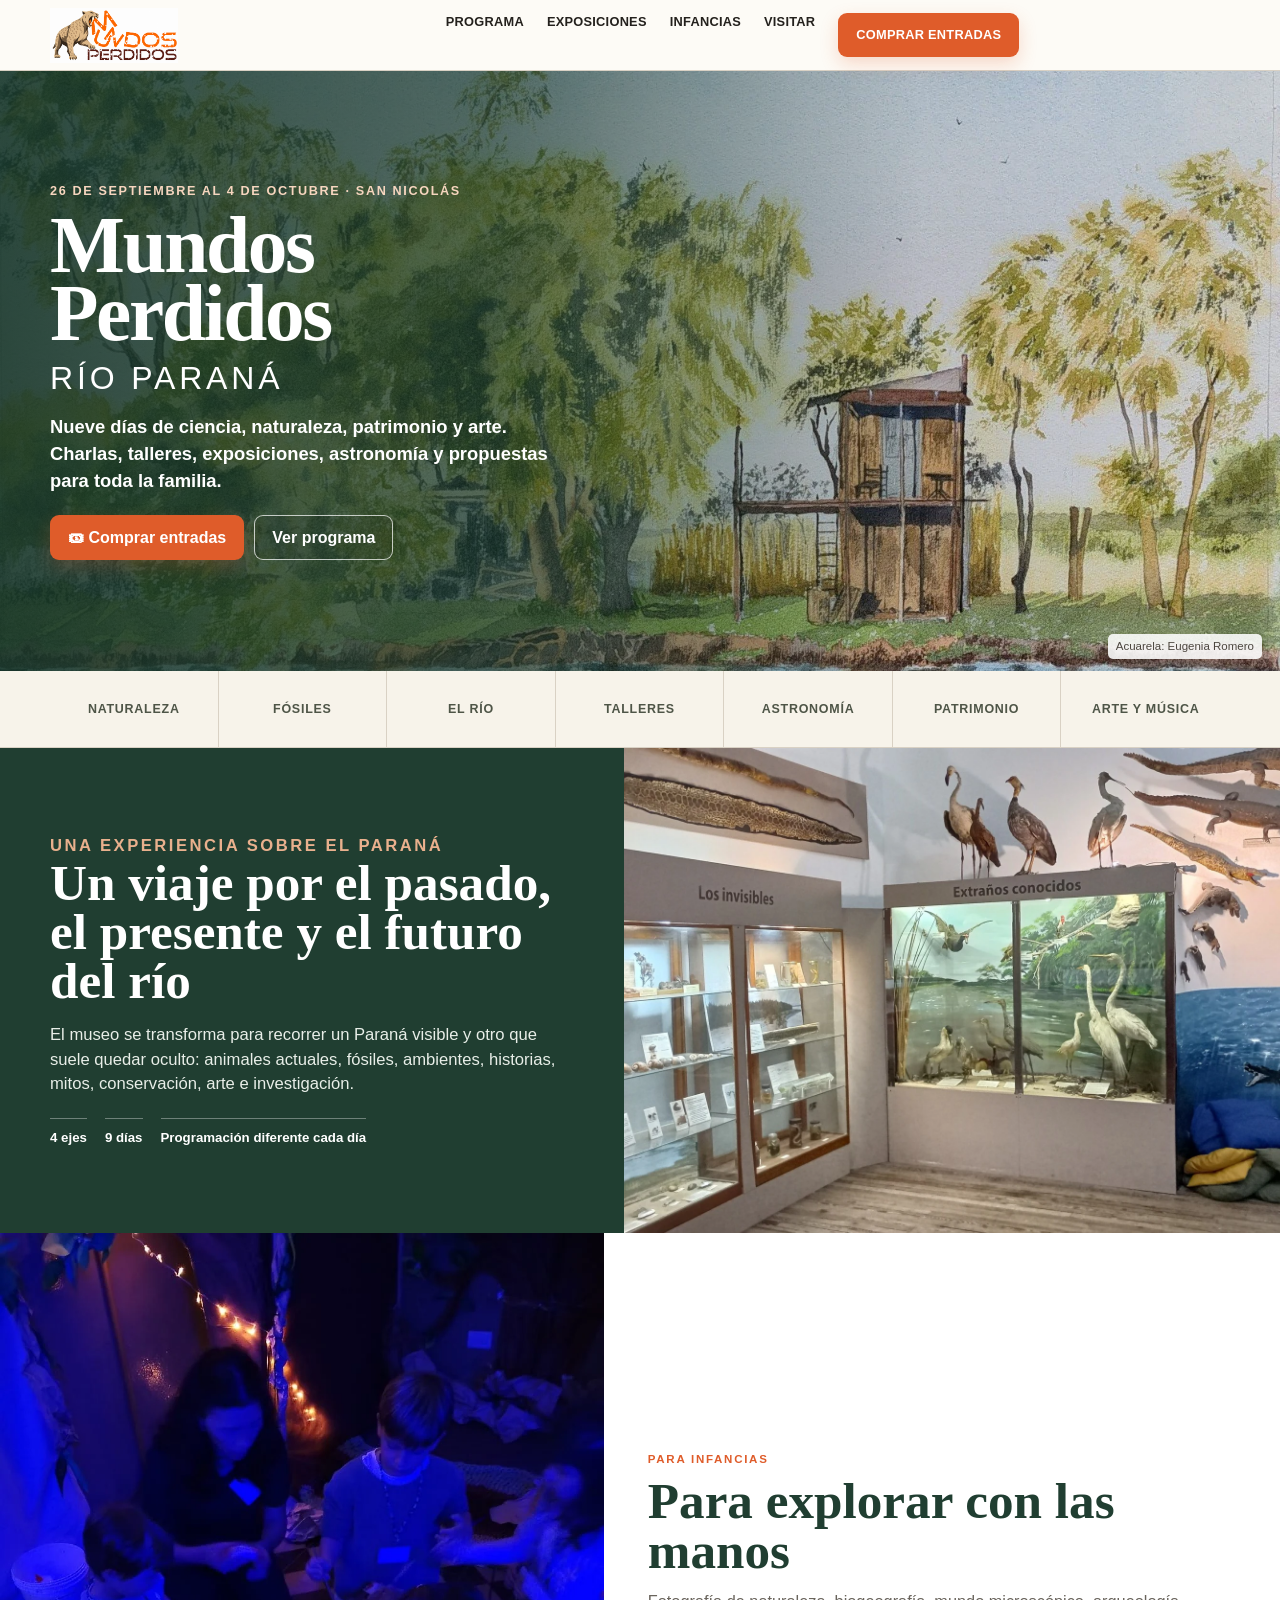
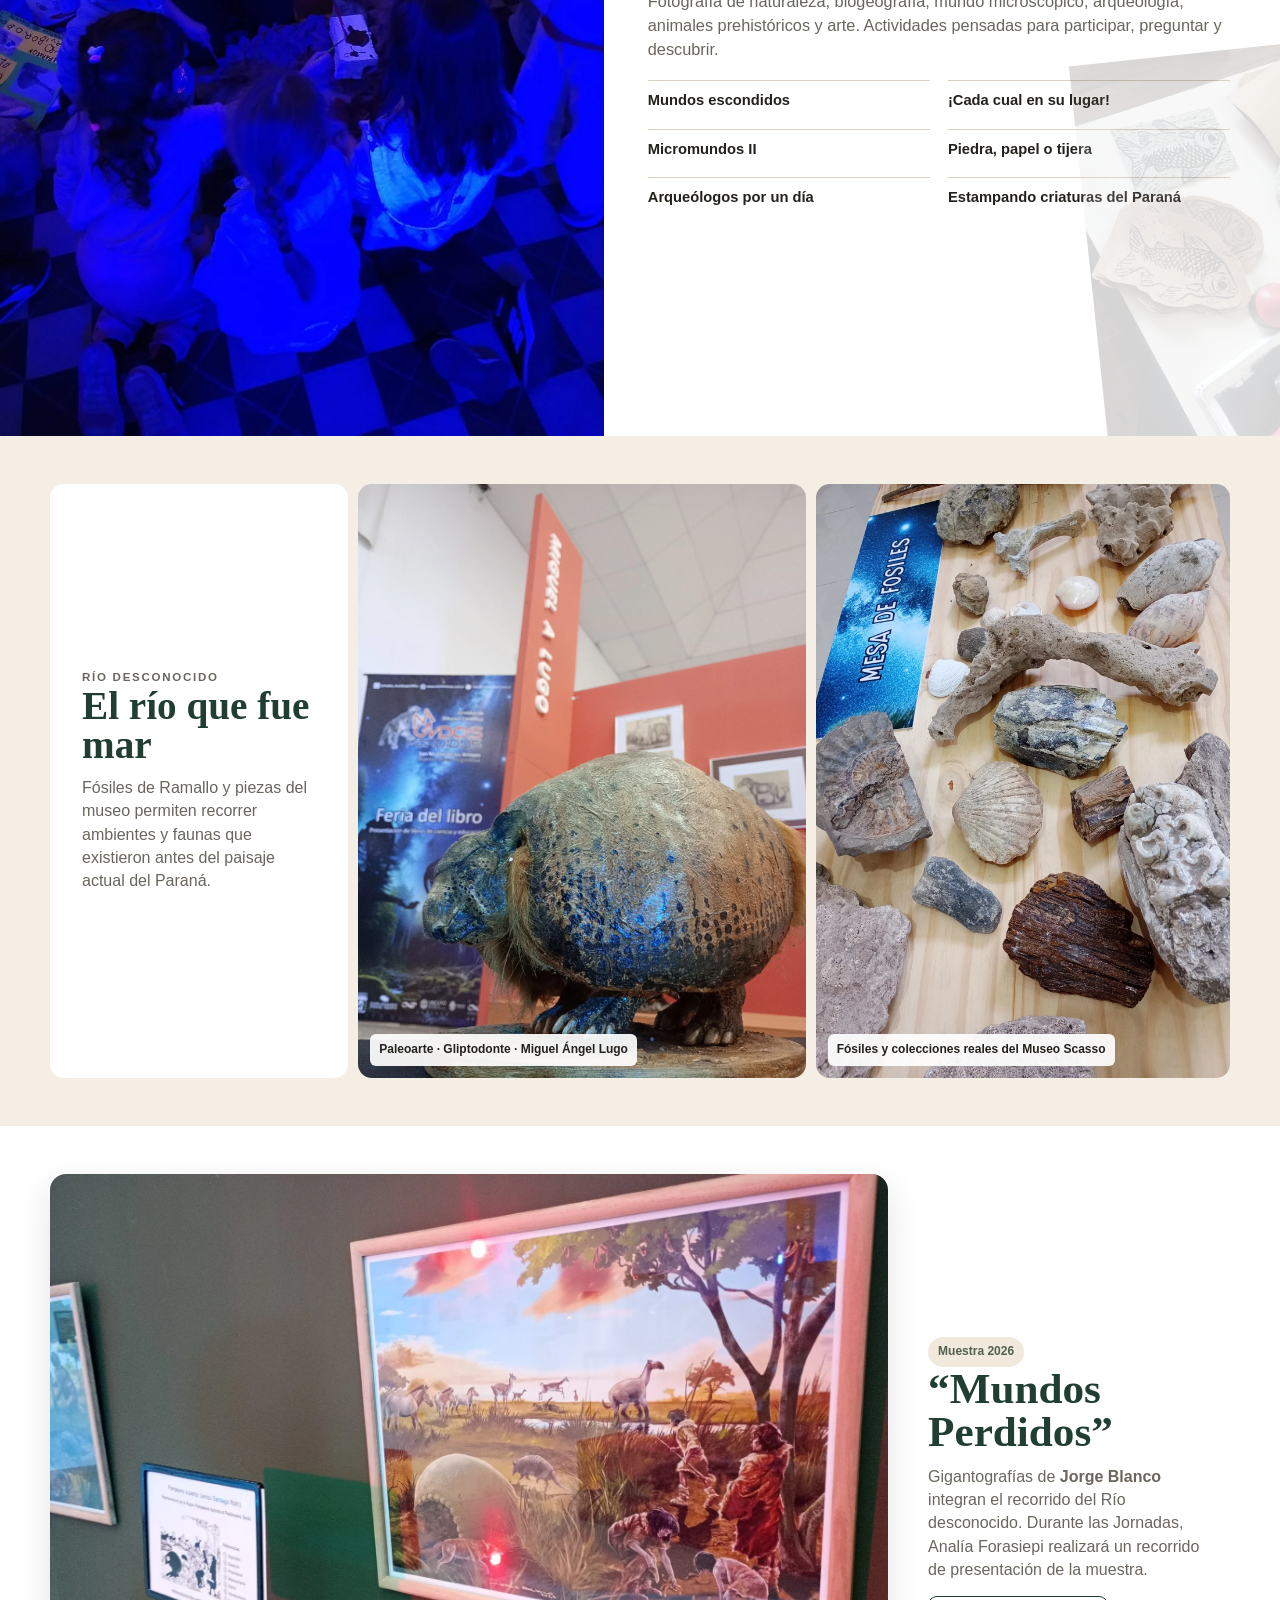
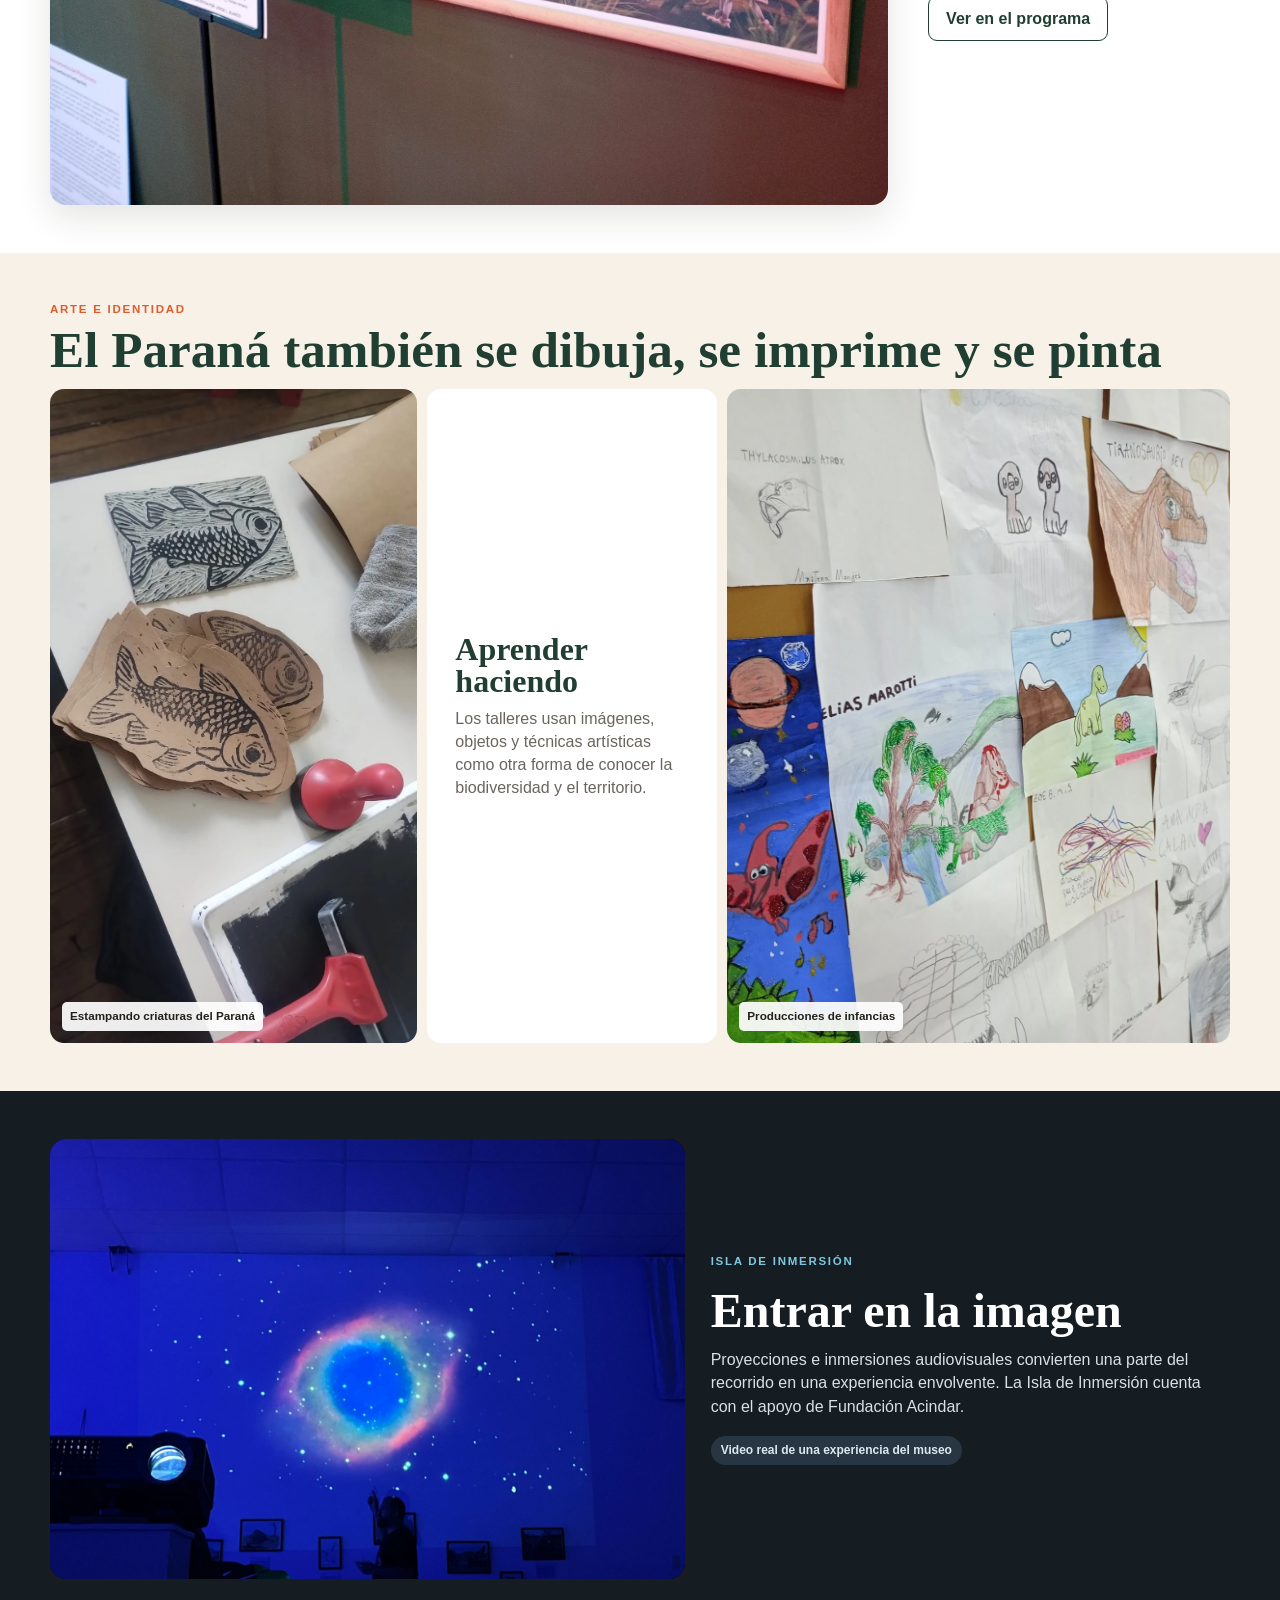
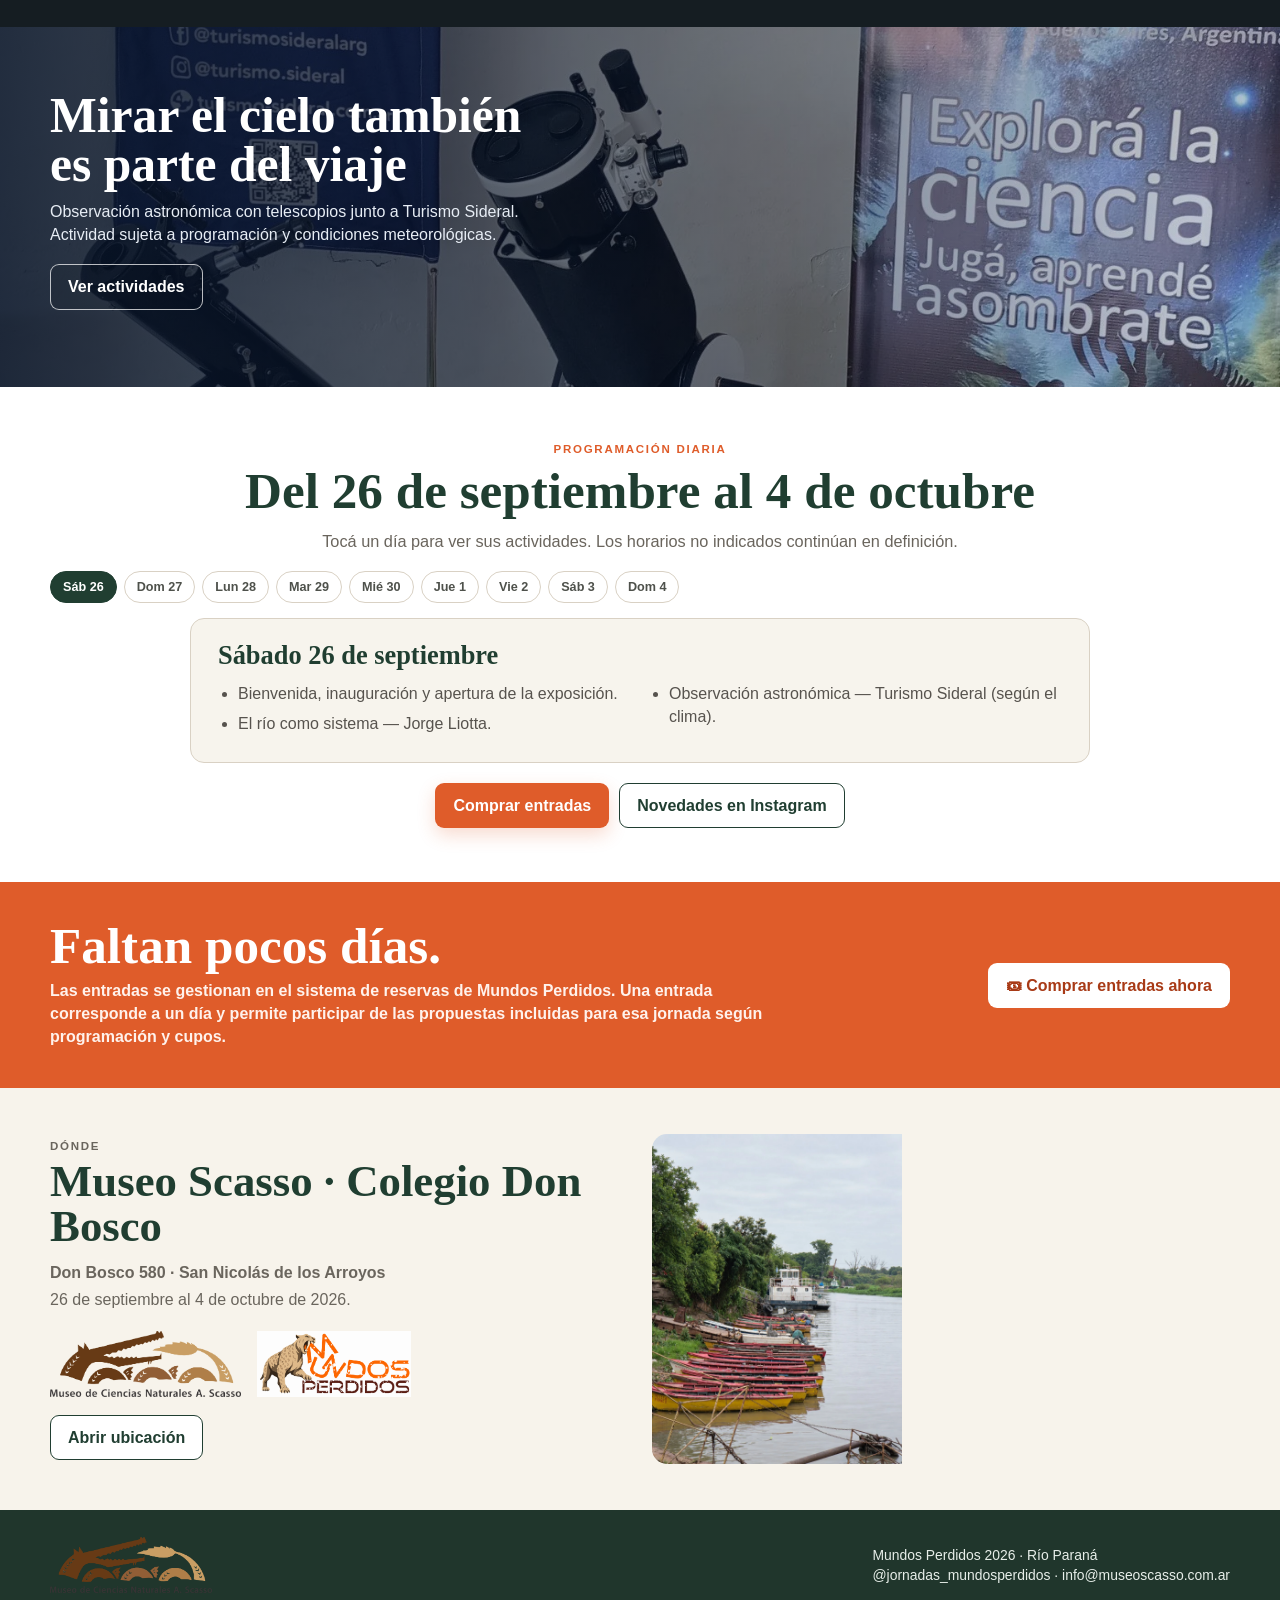
<file: index-redesign.html>
<!doctype html><html lang="es"><head><meta charset="utf-8"><meta name="viewport" content="width=device-width,initial-scale=1"><title>Mundos Perdidos 2026 · Río Paraná | Museo Scasso</title><meta name="description" content="Jornadas Mundos Perdidos 2026. Del 26 de septiembre al 4 de octubre en el Museo de Ciencias Naturales A. Scasso y Colegio Don Bosco, San Nicolás."><meta name="theme-color" content="#faf7ef"><link rel="stylesheet" href="redesign.css"></head><body><header class="top"><div class="wrap topin"><a href="#inicio"><img class="eventmark" src="assets/site2026/logo-mundos-perdidos.png" onerror="this.onerror=null;this.src='assets/logo.png'" alt="Mundos Perdidos"></a><nav class="nav"><a href="#programa">Programa</a><a href="#muestras">Exposiciones</a><a href="#infancias">Infancias</a><a href="#visitar">Visitar</a><a class="btn buy" href="https://mundos-perdidos.museoscasso.com.ar/reservas/">Comprar entradas</a></nav></div></header><main id="inicio"><section class="hero"><img class="heroart" src="assets/site2026/web-eugenia-rio.webp" onerror="this.onerror=null;this.src='assets/mp-portada-rio-parana.png'" alt="Paisaje del río Paraná en acuarela, Eugenia Romero"><div class="heroShade"></div><div class="heroContent"><div class="heroInner"><div class="heroText"><div class="heroTop">26 de septiembre al 4 de octubre · San Nicolás</div><h1>Mundos<br>Perdidos</h1><div class="river">Río Paraná</div><p>Nueve días de ciencia, naturaleza, patrimonio y arte. Charlas, talleres, exposiciones, astronomía y propuestas para toda la familia.</p><div class="heroBtns"><a class="btn buy" href="https://mundos-perdidos.museoscasso.com.ar/reservas/">🎟 Comprar entradas</a><a class="btn outline" href="#programa">Ver programa</a></div></div></div></div><div class="credit">Acuarela: Eugenia Romero</div></section><div class="topicbar"><div class="wrap topics"><div>Naturaleza</div><div>Fósiles</div><div>El río</div><div>Talleres</div><div>Astronomía</div><div>Patrimonio</div><div>Arte y música</div></div></div><section class="story"><div class="storyText"><p class="kicker">Una experiencia sobre el Paraná</p><h2>Un viaje por el pasado, el presente y el futuro del río</h2><p>El museo se transforma para recorrer un Paraná visible y otro que suele quedar oculto: animales actuales, fósiles, ambientes, historias, mitos, conservación, arte e investigación.</p><div class="storyFacts"><span>4 ejes</span><span>9 días</span><span>Programación diferente cada día</span></div></div><div class="storyPhoto"><img src="assets/site2026/web-museo-rio.webp" onerror="this.onerror=null;this.src='assets/expo2.jpg'" alt="Colecciones del río Paraná en el Museo Scasso"></div></section><section class="split" id="infancias"><div class="splitPhoto"><img src="assets/site2026/web-infancias-inmersivo.webp" onerror="this.onerror=null;this.src='assets/mp-sector-infancias.jpg'" alt="Niñas y niños en una experiencia inmersiva de Mundos Perdidos"></div><div class="splitText"><p class="kicker">Para infancias</p><h2 class="h2">Para explorar con las manos</h2><p class="copy">Fotografía de naturaleza, biogeografía, mundo microscópico, arqueología, animales prehistóricos y arte. Actividades pensadas para participar, preguntar y descubrir.</p><div class="miniList"><div>Mundos escondidos</div><div>¡Cada cual en su lugar!</div><div>Micromundos II</div><div>Piedra, papel o tijera</div><div>Arqueólogos por un día</div><div>Estampando criaturas del Paraná</div></div><img class="fishdetail" src="assets/site2026/web-estampas.webp" onerror="this.onerror=null;this.src='assets/mp-talleres.jpg'" alt=""></div></section><section class="fossilBlock" id="muestras"><div class="wrap fossilGrid"><div class="fossilText"><p class="kicker">Río desconocido</p><h2>El río que fue mar</h2><p>Fósiles de Ramallo y piezas del museo permiten recorrer ambientes y faunas que existieron antes del paisaje actual del Paraná.</p></div><div class="fossilImg"><img src="assets/site2026/web-lugo-gliptodonte.webp" onerror="this.onerror=null;this.src='assets/expo1.jpg'" alt="Escultura de gliptodonte de Miguel Ángel Lugo"><div class="caption">Paleoarte · Gliptodonte · Miguel Ángel Lugo</div></div><div class="fossilImg"><img src="assets/site2026/web-fosiles.webp" onerror="this.onerror=null;this.src='assets/mp-mesa-objetos.jpg'" alt="Mesa de fósiles del Museo Scasso"><div class="caption">Fósiles y colecciones reales del Museo Scasso</div></div></div></section><section class="blanco"><div class="wrap blancoGrid"><div class="blancoImg"><img src="assets/site2026/web-jorge-blanco.webp" onerror="this.onerror=null;this.src='assets/mp-ambientacion-muestra.jpg'" alt="Obra de Jorge Blanco expuesta en el Museo Scasso"></div><div class="blancoText"><span class="tag">Muestra 2026</span><h2>“Mundos Perdidos”</h2><p>Gigantografías de <strong>Jorge Blanco</strong> integran el recorrido del Río desconocido. Durante las Jornadas, Analía Forasiepi realizará un recorrido de presentación de la muestra.</p><a class="btn dark" href="#programa">Ver en el programa</a></div></div></section><section class="art"><div class="wrap"><p class="kicker">Arte e identidad</p><h2 class="h2">El Paraná también se dibuja, se imprime y se pinta</h2><div class="artGrid"><div class="artCell"><img src="assets/site2026/web-estampas.webp" onerror="this.onerror=null;this.src='assets/mp-talleres.jpg'" alt="Sellos de peces para taller"><div class="artLabel">Estampando criaturas del Paraná</div></div><div class="artCell artText"><h2>Aprender haciendo</h2><p>Los talleres usan imágenes, objetos y técnicas artísticas como otra forma de conocer la biodiversidad y el territorio.</p></div><div class="artCell"><img src="assets/site2026/web-dibujos-infancias.webp" onerror="this.onerror=null;this.src='assets/mp-sector-infancias.jpg'" alt="Dibujos realizados por niñas y niños"><div class="artLabel">Producciones de infancias</div></div></div></div></section><section class="immersive"><div class="wrap immersiveGrid"><div class="videoBox"><video autoplay muted loop playsinline preload="metadata" poster="assets/mp-videomapping.jpeg"><source src="assets/site2026/video-inmersion-web.mp4" type="video/mp4"></video></div><div><p class="kicker">Isla de Inmersión</p><h2>Entrar en la imagen</h2><p>Proyecciones e inmersiones audiovisuales convierten una parte del recorrido en una experiencia envolvente. La Isla de Inmersión cuenta con el apoyo de Fundación Acindar.</p><span class="tag" style="background:#273642;color:#dbe9ef">Video real de una experiencia del museo</span></div></div></section><section class="astro"><img src="assets/site2026/web-astronomia.webp" onerror="this.onerror=null;this.src='assets/expo3.jpg'" alt="Telescopios de Turismo Sideral en Mundos Perdidos"><div class="wrap astroText"><h2>Mirar el cielo también es parte del viaje</h2><p>Observación astronómica con telescopios junto a Turismo Sideral. Actividad sujeta a programación y condiciones meteorológicas.</p><a class="btn outline" href="#programa">Ver actividades</a></div></section><section class="program" id="programa"><div class="wrap"><div class="programTop"><p class="kicker">Programación diaria</p><h2 class="h2">Del 26 de septiembre al 4 de octubre</h2><p class="copy">Tocá un día para ver sus actividades. Los horarios no indicados continúan en definición.</p></div><div class="dateTabs" id="dateTabs"></div><div class="dayPanel" id="dayPanel"></div><div class="programCta"><a class="btn buy" href="https://mundos-perdidos.museoscasso.com.ar/reservas/">Comprar entradas</a><a class="btn dark" href="https://www.instagram.com/jornadas_mundosperdidos/" target="_blank" rel="noopener">Novedades en Instagram</a></div></div></section><section class="ticket"><div class="wrap ticketGrid"><div><h2>Faltan pocos días.</h2><p>Las entradas se gestionan en el sistema de reservas de Mundos Perdidos. Una entrada corresponde a un día y permite participar de las propuestas incluidas para esa jornada según programación y cupos.</p></div><a class="btn" href="https://mundos-perdidos.museoscasso.com.ar/reservas/">🎟 Comprar entradas ahora</a></div></section><section class="visit" id="visitar"><div class="wrap visitGrid"><div><p class="kicker">Dónde</p><h2>Museo Scasso · Colegio Don Bosco</h2><p><strong>Don Bosco 580 · San Nicolás de los Arroyos</strong></p><p>26 de septiembre al 4 de octubre de 2026.</p><div class="marks"><img src="assets/site2026/logo-scasso.png" onerror="this.onerror=null;this.src='assets/logo_museo.jpg'" alt="Museo de Ciencias Naturales A. Scasso"><img src="assets/site2026/logo-mundos-perdidos.png" onerror="this.onerror=null;this.src='assets/logo.png'" alt="Mundos Perdidos"></div><p style="margin-top:18px"><a class="btn dark" href="https://www.google.com/maps/search/?api=1&query=Museo+de+Ciencias+Naturales+A.+Scasso+San+Nicol%C3%A1s" target="_blank" rel="noopener">Abrir ubicación</a></p></div><div class="visitPhoto"><img src="assets/site2026/web-rio-botes.webp" onerror="this.onerror=null;this.src='assets/mp-ciudad-barrancas-islas.jpg'" alt="Embarcaciones en el río Paraná en San Nicolás"></div></div></section></main><footer class="footer"><div class="wrap footerIn"><img class="footerLogo" src="assets/site2026/logo-scasso.png" onerror="this.onerror=null;this.src='assets/logo_museo.jpg'" alt="Museo de Ciencias Naturales A. Scasso"><div>Mundos Perdidos 2026 · Río Paraná<br><a href="https://www.instagram.com/jornadas_mundosperdidos/" target="_blank" rel="noopener">@jornadas_mundosperdidos</a> · <a href="mailto:info@museoscasso.com.ar">info@museoscasso.com.ar</a></div></div></footer><a class="mobileBuy" href="https://mundos-perdidos.museoscasso.com.ar/reservas/">🎟 Comprar entradas</a><script src="redesign.js?v=4"></script></body></html>
</file>
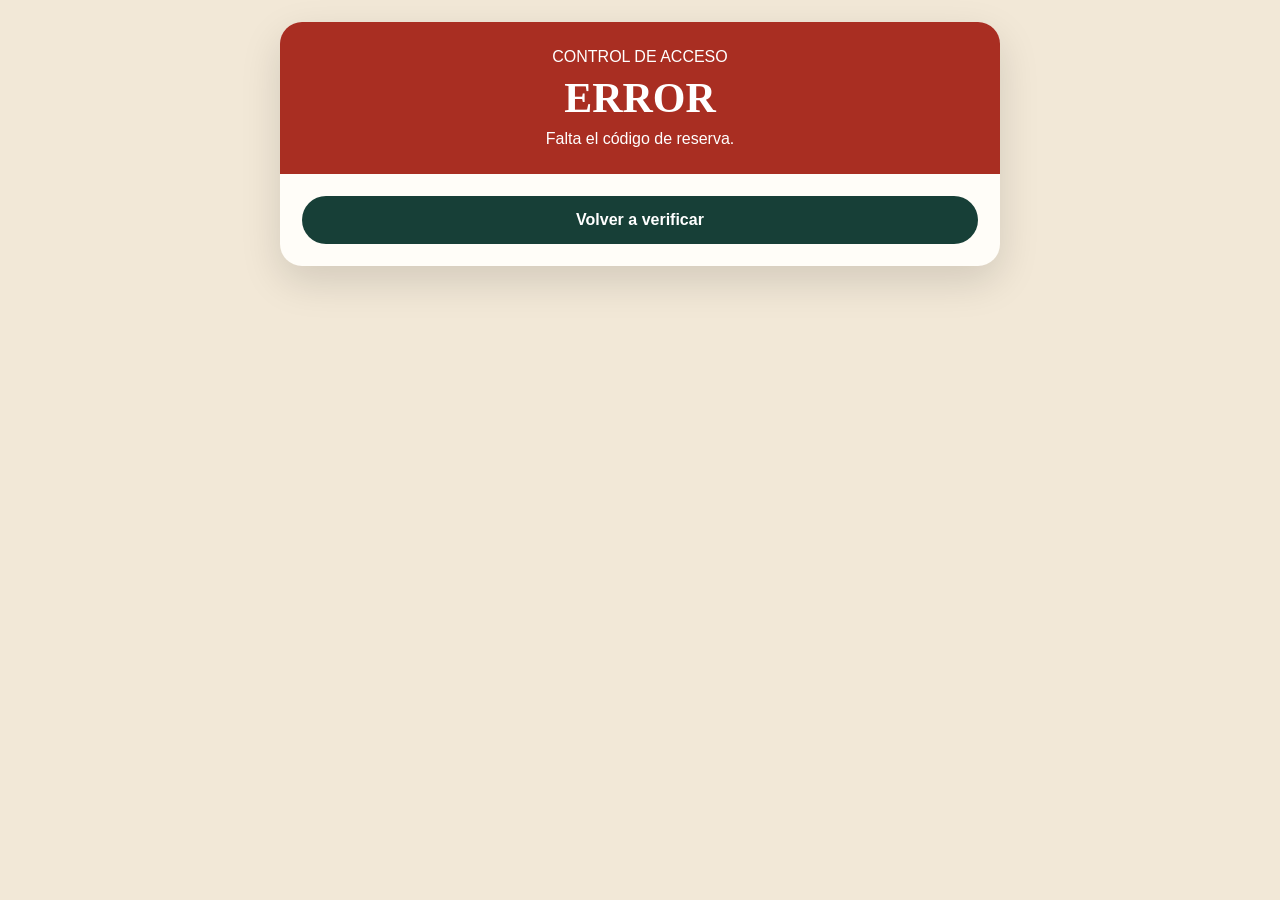
<file: reservas/validar-prueba.html>
<!doctype html>
<html lang="es">
<head>
<meta charset="utf-8">
<meta name="viewport" content="width=device-width,initial-scale=1">
<title>Prueba QR · Mundos Perdidos 2026</title>
<style>
body{margin:0;background:#f2e8d7;font-family:Arial,sans-serif;color:#2d2118}main{max-width:720px;margin:0 auto;padding:22px}.card{background:#fffdf8;border-radius:22px;overflow:hidden;box-shadow:0 15px 40px #0002}.head{padding:26px;text-align:center;background:#163f37;color:white}.head h1{margin:8px 0;font-family:Georgia,serif;font-size:42px}.body{padding:22px}.row{padding:9px 0;border-bottom:1px solid #eadfce}.ok{background:#16754d}.warn{background:#b06b0c}.bad{background:#a92e22}.small{font-size:13px;color:#6a5a49}.code{font-family:monospace;background:#efe4d0;display:inline-block;padding:6px 10px;border-radius:999px;font-weight:700}ul{padding-left:22px}button{width:100%;padding:15px;border:0;border-radius:999px;background:#173f37;color:white;font-weight:800;font-size:16px}
</style>
</head>
<body>
<main><section class="card"><div id="head" class="head"><div>CONTROL DE ACCESO · PRUEBA</div><h1>CONSULTANDO…</h1><div>Comprobando reserva</div></div><div id="body" class="body"></div></section></main>
<script>
(function(){
  const BACKEND='https://script.google.com/macros/s/AKfycbzktEKSf2IhLeYb79s2uSBRWvo-cSBcRQq3lDi4bmGgVfK4WVNwpYg1QAho3PyS23XK/exec';
  const code=(new URLSearchParams(location.search).get('c')||'').trim();
  const head=document.getElementById('head');
  const body=document.getElementById('body');
  const esc=s=>String(s??'').replace(/[&<>"']/g,m=>({'&':'&amp;','<':'&lt;','>':'&gt;','"':'&quot;',"'":'&#39;'}[m]));
  let finished=false;
  function fail(msg){ if(finished)return; finished=true; head.className='head bad'; head.innerHTML='<div>CONTROL DE ACCESO</div><h1>ERROR</h1><div>'+esc(msg)+'</div>'; body.innerHTML='<button onclick="location.reload()">Volver a verificar</button>'; }
  window.mpQrStatus=function(result){
    if(finished)return; finished=true;
    if(!result||result.ok===false||!result.registered){ fail((result&&result.message)||'Reserva no encontrada.'); return; }
    const t=result.ticket||{}; const status=String(result.status||t.estado||'').toUpperCase(); const paid=status.includes('ABONADO');
    head.className='head '+(paid?'ok':'bad');
    head.innerHTML='<div>CONTROL DE ACCESO</div><h1>'+(paid?'ABONADO':'NO HABILITADO')+'</h1><div>'+(paid?'Pago confirmado':'Pago no confirmado')+'</div>';
    const fechas=Array.isArray(t.fechas)?t.fechas:[];
    const dias=fechas.map(f=>'<li><b>'+esc(f.fecha||'')+'</b> · '+esc(f.titulo||f.horario||'Entrada')+'</li>').join('');
    const temas=String(t.temas||'').split(/\s*\|\s*|\n+/).filter(Boolean).map(x=>'<li>'+esc(x)+'</li>').join('');
    body.innerHTML='<p class="code">'+esc(result.code||code)+'</p>'+
      '<div class="row"><b>Responsable:</b> '+esc(t.responsable||'—')+'</div>'+
      '<div class="row"><b>DNI:</b> '+esc(t.dni||t.institucion||'—')+'</div>'+
      '<div class="row"><b>Participantes:</b> '+esc(t.participantes||'—')+'</div>'+
      '<div class="row"><b>Estado:</b> '+esc(status||'—')+'</div>'+
      '<h3>Días habilitados</h3>'+(dias?'<ul>'+dias+'</ul>':'<p>Sin fechas registradas.</p>')+
      '<h3>Talleres y capacitaciones</h3>'+(temas?'<ul>'+temas+'</ul>':'<p>No hay talleres o capacitaciones registrados.</p>');
  };
  if(!code){ fail('Falta el código de reserva.'); return; }
  const s=document.createElement('script');
  s.src=BACKEND+'?'+new URLSearchParams({action:'status',code:code,callback:'mpQrStatus',v:String(Date.now())}).toString();
  s.onerror=()=>fail('No se pudo cargar la respuesta de Administración.');
  document.head.appendChild(s);
  setTimeout(()=>fail('Administración no respondió en 15 segundos.'),15000);
})();
</script>
</body>
</html>
</file>
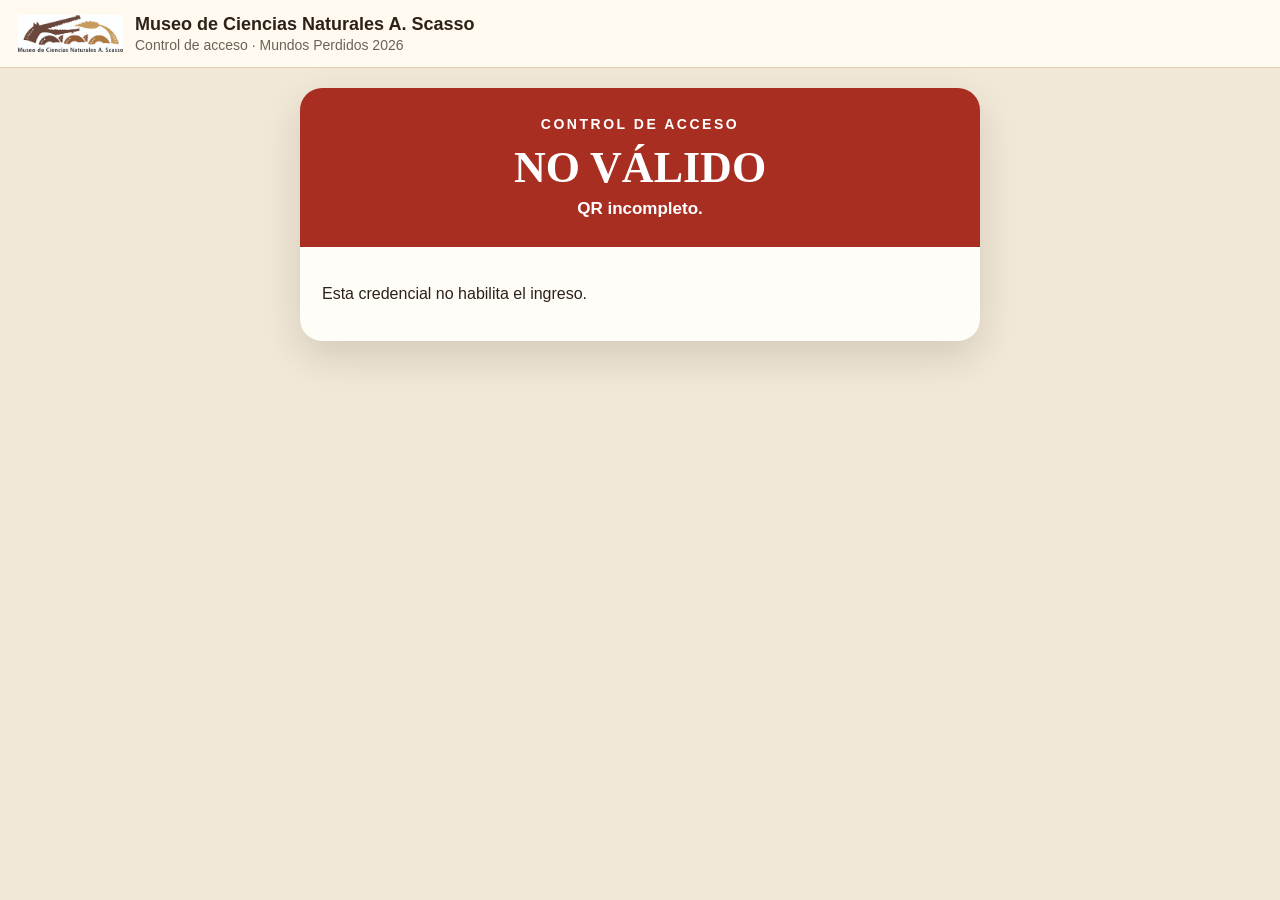
<file: reservas/validar.html>
<!doctype html>
<html lang="es">
<head>
<meta charset="utf-8">
<meta name="viewport" content="width=device-width,initial-scale=1">
<meta http-equiv="Cache-Control" content="no-cache, no-store, must-revalidate">
<meta http-equiv="Pragma" content="no-cache">
<meta http-equiv="Expires" content="0">
<title>Control de acceso · Mundos Perdidos 2026</title>
<style>
:root{--green:#15463b;--red:#a92e22;--amber:#b06b0c;--cream:#f2e8d7;--paper:#fffdf8;--ink:#2d2118}
*{box-sizing:border-box}body{margin:0;background:var(--cream);font-family:Arial,sans-serif;color:var(--ink);min-height:100vh}.top{display:flex;gap:12px;align-items:center;padding:14px 18px;background:#fff9ef;border-bottom:1px solid #dfcfb6}.top img{width:105px;height:auto}.top strong{display:block;font-size:18px}.top small{display:block;color:#6b6258;font-size:14px;margin-top:2px}.wrap{max-width:720px;margin:0 auto;padding:20px}.card{background:var(--paper);border-radius:22px;overflow:hidden;box-shadow:0 15px 40px #0002}.status{padding:28px 20px;text-align:center;color:white}.status.ok{background:var(--green)}.status.bad{background:var(--red)}.status.warn{background:var(--amber)}.eyebrow{font-size:14px;font-weight:800;letter-spacing:.18em}.status h1{font-family:Georgia,serif;font-size:44px;margin:10px 0 6px}.status p{margin:0;font-weight:700;font-size:17px}.body{padding:22px}.code{display:inline-block;font-family:monospace;background:#efe4d0;border-radius:999px;padding:7px 11px;font-weight:700}.grid{display:grid;grid-template-columns:1fr 1fr;gap:10px;margin-top:14px}.item{background:#faf6ef;border:1px solid #eadfce;border-radius:12px;padding:11px}.item b{display:block;font-size:12px;color:#6b6258;text-transform:uppercase;letter-spacing:.06em;margin-bottom:4px}h3{margin:20px 0 8px;font-size:18px}ul{margin:8px 0 0;padding-left:22px}li{margin:6px 0}.note{margin-top:18px;padding:12px 14px;border-left:4px solid var(--green);background:#f4f8f6;border-radius:8px;font-size:14px}.small{font-size:12px;color:#766b60;margin-top:14px}@media(max-width:560px){.top img{width:95px}.top strong{font-size:16px}.status h1{font-size:39px}.grid{grid-template-columns:1fr}.wrap{padding:14px}}
</style>
</head>
<body>
<header class="top"><img src="../assets/logo_museo.jpg" alt="Museo Scasso"><div><strong>Museo de Ciencias Naturales A. Scasso</strong><small>Control de acceso · Mundos Perdidos 2026</small></div></header>
<main class="wrap"><section class="card"><div id="status" class="status warn"><div class="eyebrow">CONTROL DE ACCESO</div><h1>VERIFICANDO…</h1><p>Validando credencial</p></div><div id="body" class="body"></div></section></main>
<script>
(async function(){
  const PUBLIC_KEY=`-----BEGIN PUBLIC KEY-----
MIIBIjANBgkqhkiG9w0BAQEFAAOCAQ8AMIIBCgKCAQEA18Wg3Jo1t/Bzmztsk4xj
OB1jhBh6SZbaEl3xFaR0irjwYGX1Pg/EUEIu0TsCqBZ1AvJ0tG9QH+ZU7o5skIYi
74vzgLUUtEXfpeE201CK+ow59GdgWr8R2HSMnZJT/nKazUTIwy5bOyglV0BsQq3d
LD2SOwwZoTaLS0f3/IIqdvwA/mF9Is4Hom+6RYNxg3MCk1L2OCor5WEkfxGoCUk8
FRA2U7FETSFa1y7R0JWK2KcxH1zFAoshf+UFh+Mqvtyj1ZG8YgqeV7mHioU0owgn
Ezt7tHHudHa87at49xvNXzCLu58OSxMH1hUxtscGJQajyt3DVV9lre7RzOeqyFqM
0QIDAQAB
-----END PUBLIC KEY-----`;

  // Compatibilidad con el ticket de prueba ya emitido. Los tickets nuevos usan p+s en el QR.
  const LEGACY={
    'MSC-MUND-20260912-W4UQ5':{
      p:'[base64]',
      s:'[base64]'
    }
  };

  const qs=new URLSearchParams(location.search);
  let p=qs.get('p')||'';
  let s=qs.get('s')||'';
  const legacyCode=(qs.get('c')||qs.get('code')||'').trim();
  if((!p||!s)&&LEGACY[legacyCode]){p=LEGACY[legacyCode].p;s=LEGACY[legacyCode].s;}

  const status=document.getElementById('status');
  const body=document.getElementById('body');
  const esc=v=>String(v??'').replace(/[&<>"']/g,m=>({'&':'&amp;','<':'&lt;','>':'&gt;','"':'&quot;',"'":'&#39;'}[m]));
  const b64uToBytes=x=>{x=x.replace(/-/g,'+').replace(/_/g,'/');while(x.length%4)x+='=';const b=atob(x);return Uint8Array.from(b,c=>c.charCodeAt(0));};
  const b64uToText=x=>new TextDecoder().decode(b64uToBytes(x));
  const pemToArrayBuffer=pem=>{const b64=pem.replace(/-----[^-]+-----/g,'').replace(/\s+/g,'');return Uint8Array.from(atob(b64),c=>c.charCodeAt(0)).buffer;};
  const formatFecha=x=>{
    const m=/^(\d{4})-(\d{2})-(\d{2})$/.exec(String(x||''));
    if(!m)return String(x||'');
    const d=new Date(Date.UTC(Number(m[1]),Number(m[2])-1,Number(m[3])));
    const dias=['domingo','lunes','martes','miércoles','jueves','viernes','sábado'];
    return `${dias[d.getUTCDay()]} ${m[3]}/${m[2]}/${m[1]}`;
  };
  function fail(msg){status.className='status bad';status.innerHTML='<div class="eyebrow">CONTROL DE ACCESO</div><h1>NO VÁLIDO</h1><p>'+esc(msg)+'</p>';body.innerHTML='<p>Esta credencial no habilita el ingreso.</p>';}

  if(!p||!s){fail('QR incompleto.');return;}
  if(!window.crypto||!crypto.subtle){fail('Este navegador no permite verificar la credencial.');return;}

  try{
    const key=await crypto.subtle.importKey('spki',pemToArrayBuffer(PUBLIC_KEY),{name:'RSASSA-PKCS1-v1_5',hash:'SHA-256'},false,['verify']);
    const valid=await crypto.subtle.verify({name:'RSASSA-PKCS1-v1_5'},key,b64uToBytes(s),new TextEncoder().encode(p));
    if(!valid){fail('Firma inválida.');return;}
    const t=JSON.parse(b64uToText(p));
    if(!t||t.v!==1||!t.c){fail('Credencial ilegible.');return;}

    status.className='status ok';
    status.innerHTML='<div class="eyebrow">CONTROL DE ACCESO</div><h1>ABONADO</h1><p>Pago confirmado · credencial válida</p>';
    const fechas=Array.isArray(t.f)?t.f:[];
    const acts=String(t.a||'').split('|').map(x=>x.trim()).filter(Boolean);
    body.innerHTML='<div class="code">'+esc(t.c)+'</div>'+
      '<div class="grid"><div class="item"><b>Participantes</b>'+esc(t.p||1)+'</div><div class="item"><b>Estado</b>ABONADO</div></div>'+
      '<h3>Días habilitados</h3>'+(fechas.length?'<ul>'+fechas.map(x=>'<li>'+esc(formatFecha(x))+'</li>').join('')+'</ul>':'<p>Sin fechas registradas.</p>')+
      '<h3>Talleres y capacitaciones registrados</h3>'+(acts.length?'<ul>'+acts.map(x=>'<li>'+esc(x)+'</li>').join('')+'</ul>':'<p>No registra talleres o capacitaciones.</p>')+
      '<div class="note"><strong>Ingreso habilitado.</strong> Credencial firmada digitalmente. La validación funciona en el dispositivo y no depende de Google ni de la conexión con Administración.</div>';
  }catch(err){fail('No se pudo verificar la credencial.');}
})();
</script>
</body>
</html>
</file>
<file: reservas/styles.css>
:root{--ink:#241915;--muted:#6f6257;--paper:#f7edda;--cream:#fff8eb;--clay:#9b4f1b;--amber:#d07123;--river:#315a50;--deep:#18342e;--line:#dac4a3;--ok:#236a4b;--danger:#a13e2d;--shadow:0 24px 70px rgba(49,34,22,.15)}*{box-sizing:border-box}html{scroll-behavior:smooth}body{margin:0;color:var(--ink);font-family:"Segoe UI",Arial,sans-serif;line-height:1.5;background:linear-gradient(180deg,#f4ead7,#fff8eb 48%,#efe2cc)}button,input,textarea{font:inherit}button{cursor:pointer}.wrap{width:min(1180px,calc(100% - 32px));margin:auto}.topbar{position:sticky;top:0;z-index:50;background:rgba(251,244,232,.94);border-bottom:1px solid rgba(218,196,163,.8);backdrop-filter:blur(12px)}.topbar-inner{min-height:72px;display:flex;align-items:center;justify-content:space-between;gap:18px}.museum-brand{display:flex;align-items:center;gap:12px;color:inherit;text-decoration:none}.museum-brand img{width:88px;height:48px;object-fit:contain}.museum-brand span,.footer-brand span{display:block}.museum-brand strong,.footer-brand strong{display:block;font-size:.92rem}.museum-brand small,.footer-brand small{display:block;color:var(--muted);font-weight:650}.top-link{color:var(--deep);font-weight:800;text-decoration:none;border:1px solid rgba(49,90,80,.3);padding:9px 13px}.hero{padding:24px 0 34px;background:radial-gradient(circle at 8% 12%,rgba(65,103,86,.18),transparent 28%),radial-gradient(circle at 88% 14%,rgba(208,113,35,.15),transparent 30%)}.hero-grid{min-height:560px;display:grid;grid-template-columns:1.15fr .85fr;gap:24px;align-items:stretch;background:linear-gradient(90deg,rgba(16,18,14,.78),rgba(31,42,31,.48)),url('../assets/mp-portada-rio-parana.png') center/cover no-repeat;box-shadow:var(--shadow);padding:42px}.hero-copy{align-self:center;color:#fff}.eyebrow,.mini-label,.step-label{margin:0 0 10px;text-transform:uppercase;letter-spacing:.15em;font-size:.76rem;font-weight:900}.eyebrow{color:#f3c67b}.eyebrow.dark,.step-label{color:var(--clay)}.event-logo{width:min(520px,94%);max-height:180px;object-fit:contain;object-position:left center;filter:drop-shadow(0 14px 28px rgba(0,0,0,.35));margin:6px 0 14px}.hero h1{font-size:clamp(2rem,4.3vw,4.2rem);line-height:.96;max-width:760px;margin:0;color:#fff5e7}.hero-lead{font-size:1.16rem;font-weight:700;max-width:720px;color:#fff0dc}.hero-actions{display:flex;gap:10px;flex-wrap:wrap;margin-top:24px}.button{border:0;display:inline-flex;align-items:center;justify-content:center;min-height:46px;padding:11px 17px;font-weight:900;text-decoration:none;transition:.18s}.button.primary{background:var(--deep);color:#fff}.button.primary:hover{background:var(--clay)}.button.light{background:rgba(255,248,235,.9);color:var(--deep)}.hero-card{align-self:end;background:rgba(255,248,235,.92);padding:25px;border:1px solid rgba(255,255,255,.45);box-shadow:0 18px 42px rgba(0,0,0,.2)}.hero-card .mini-label{color:var(--clay)}.hero-card h2{margin:0 0 12px;color:var(--deep);line-height:1.06}.hero-card ul{padding-left:20px;margin:0 0 18px}.hero-card li{margin:7px 0;font-weight:700}.support-note{padding:14px;background:#eef2e9;border-left:4px solid var(--river);color:#3d493d}.section{padding:68px 0;border-top:1px solid rgba(218,196,163,.65)}.intro-section{background:rgba(255,251,244,.82)}.section-title{margin:0 0 24px;font-size:clamp(2rem,3.6vw,3.6rem);line-height:1;color:var(--deep)}.section-title.left{text-align:left}.section-subtitle{max-width:800px;color:var(--muted);font-size:1.06rem;font-weight:650;margin-top:-10px}.axis-grid{display:grid;grid-template-columns:repeat(4,1fr);gap:12px}.axis-grid article{min-height:215px;padding:22px;background:rgba(255,248,235,.88);border:1px solid var(--line);box-shadow:0 12px 28px rgba(80,47,16,.08)}.axis-grid span{font-weight:900;color:var(--amber);font-size:.78rem}.axis-grid h3{margin:8px 0;color:var(--deep);font-size:1.3rem}.axis-grid p{margin:0;color:#55483d;font-weight:650}.included-strip{display:flex;align-items:center;gap:9px;flex-wrap:wrap;margin-top:20px;padding:18px;background:var(--deep);color:#fff}.included-strip strong{margin-right:6px}.included-strip span{padding:6px 9px;background:rgba(255,255,255,.1);font-weight:750;font-size:.9rem}.booking-section{background:#fffaf2}.booking-layout{display:grid;grid-template-columns:minmax(0,1fr) 350px;gap:30px;align-items:start}.mode-grid{display:grid;grid-template-columns:1fr 1fr;gap:12px;margin:24px 0}.mode-card{text-align:left;border:2px solid var(--line);background:#fff;padding:22px;color:var(--ink);min-height:145px}.mode-card:hover{border-color:#b98b55}.mode-card.active{border-color:var(--river);box-shadow:0 0 0 3px rgba(49,90,80,.11);background:#f3f6f0}.mode-card span,.mode-card strong,.mode-card small{display:block}.mode-card .mode-kicker{color:var(--clay);text-transform:uppercase;letter-spacing:.12em;font-size:.72rem;font-weight:900}.mode-card strong{font-size:1.45rem;color:var(--deep);margin:6px 0}.mode-card small{color:var(--muted);font-weight:650}.people-panel{display:grid;grid-template-columns:1fr 1fr;gap:12px;padding:18px;background:#f5ead7;border:1px solid var(--line);margin-bottom:28px}.people-panel>div{display:flex;align-items:center;justify-content:space-between;gap:12px}.people-panel label{font-weight:850}.people-panel label small{display:block;color:var(--muted);font-weight:650}.counter{display:grid;grid-template-columns:38px 46px 38px;align-items:center;border:1px solid #cbb391;background:#fff}.counter button{border:0;background:#f9f2e8;height:40px;font-size:1.25rem;color:var(--deep);font-weight:900}.counter output{text-align:center;font-weight:900}.section-heading-inline{display:flex;align-items:end;justify-content:space-between;gap:16px;margin-top:28px}.section-heading-inline h3{font-size:1.6rem;color:var(--deep);margin:0 0 10px}.selection-badge{padding:7px 10px;background:#efe8db;color:#5f5146;font-weight:850}.days-grid{display:grid;grid-template-columns:repeat(3,1fr);gap:11px}.day-card{border:1px solid var(--line);background:#fff;padding:16px;text-align:left;min-height:174px;position:relative}.day-card:hover{border-color:#b98b55}.day-card.selected{border:2px solid var(--river);background:#f2f6f1}.day-card .day-top{display:flex;justify-content:space-between;gap:10px;align-items:start}.day-card time{font-weight:950;color:var(--deep);font-size:1.06rem}.day-card .day-price{font-size:.78rem;font-weight:900;color:var(--clay);background:#fbecdc;padding:4px 7px}.day-card h4{margin:15px 0 6px;font-size:1rem;line-height:1.12}.day-card p{margin:0;color:var(--muted);font-size:.89rem;font-weight:650}.day-card .check{position:absolute;right:12px;bottom:11px;width:24px;height:24px;border-radius:50%;display:grid;place-items:center;border:1px solid #cbb391;color:transparent}.day-card.selected .check{background:var(--river);color:#fff;border-color:var(--river)}.activities-section{margin-top:32px;border-top:1px solid var(--line);padding-top:8px}.help-text{color:var(--muted);font-weight:650}.activities-list{display:grid;gap:10px}.activity-row{display:grid;grid-template-columns:1fr auto;gap:16px;align-items:center;padding:16px;border:1px solid var(--line);background:#fff}.activity-row h4{margin:0 0 5px;color:var(--deep)}.activity-meta{display:flex;gap:7px;flex-wrap:wrap;color:var(--muted);font-size:.86rem;font-weight:700}.quota{display:inline-flex;padding:4px 7px;background:#edf3ed;color:var(--ok);font-size:.78rem;font-weight:900}.quota.pending{background:#f5eee4;color:#755a3b}.activity-counter{display:flex;align-items:center;gap:8px}.activity-counter button{width:34px;height:34px;border:1px solid var(--line);background:#f9f2e8;color:var(--deep);font-weight:900}.activity-counter output{min-width:30px;text-align:center;font-weight:900}.buyer-section{margin-top:32px;border-top:1px solid var(--line);padding-top:8px}.form-grid{display:grid;grid-template-columns:1fr 1fr;gap:14px}.form-grid label{font-weight:800;color:#44382f}.form-grid label small{color:var(--muted);font-weight:650}.form-grid input,.form-grid textarea{width:100%;margin-top:6px;border:1px solid #cdb99d;background:#fff;padding:11px;outline:none}.form-grid input:focus,.form-grid textarea:focus{border-color:var(--river);box-shadow:0 0 0 3px rgba(49,90,80,.1)}.wide{grid-column:1/-1}.check-line{display:flex;gap:10px;align-items:flex-start;margin:18px 0;font-weight:650;color:#55483d}.check-line input{margin-top:4px}.submit-button{width:100%;font-size:1rem}.form-message{margin:12px 0;font-weight:750}.form-message.error{color:var(--danger)}.form-message.success{color:var(--ok)}.summary-card{position:relative}.summary-sticky{position:sticky;top:94px;background:#f7edda;border:1px solid #cdb99d;padding:23px;box-shadow:var(--shadow)}.summary-sticky .mini-label{color:var(--clay)}.summary-sticky h2{color:var(--deep);margin:0 0 16px}.summary-row{display:flex;justify-content:space-between;gap:10px;padding:8px 0;border-bottom:1px solid rgba(205,185,157,.65)}.summary-block{padding:12px 0;border-bottom:1px solid rgba(205,185,157,.65)}.summary-block>span{display:block;font-size:.78rem;text-transform:uppercase;letter-spacing:.1em;color:var(--muted);font-weight:900;margin-bottom:6px}.summary-list{display:grid;gap:4px;font-size:.91rem;font-weight:700}.muted{color:var(--muted)}.discount-note{margin:13px 0 4px;padding:10px;background:#e8f0e9;color:#315540;font-weight:800}.summary-total{display:flex;align-items:end;justify-content:space-between;gap:12px;padding:18px 0 6px}.summary-total span{font-weight:800}.summary-total strong{font-size:2rem;line-height:1;color:var(--clay)}.price-caption{margin:7px 0 14px;color:var(--muted);font-size:.83rem;font-weight:650}.price-reference details{border-top:1px solid var(--line);padding-top:10px}.price-reference summary{cursor:pointer;font-weight:850;color:var(--deep)}.price-reference details div{display:grid;grid-template-columns:1fr auto;gap:3px 8px;padding:8px 0;border-bottom:1px solid rgba(205,185,157,.5);font-size:.86rem}.price-reference small{grid-column:1/-1;color:var(--muted)}.ticket-section{background:#fffaf2}.ticket-card{max-width:820px;margin:auto;border:3px dashed #9b6a2e;background:linear-gradient(180deg,#fff7df,#fffdf8);padding:24px;box-shadow:var(--shadow);position:relative}.ticket-head{display:flex;justify-content:space-between;gap:18px;align-items:start}.ticket-head img{width:120px}.ticket-code{display:inline-block;margin:12px 0;padding:8px 11px;background:#efe4d0;font-family:monospace;font-weight:900}.ticket-grid{display:grid;grid-template-columns:1fr 180px;gap:18px}.ticket-details{display:grid;gap:8px}.ticket-qr{display:grid;place-items:center;background:#fff;padding:12px;min-height:180px}.ticket-note{margin-top:16px;padding:12px;background:#fff1d5;border-left:5px solid #b97822}.test-banner{position:fixed;right:12px;bottom:12px;z-index:60;background:#7e3a28;color:#fff;padding:8px 11px;font-size:.74rem;font-weight:900;letter-spacing:.06em;box-shadow:0 8px 18px rgba(0,0,0,.2)}footer{background:#fffaf2;border-top:1px solid var(--line);padding:28px 0 48px}.footer-inner{display:flex;align-items:center;justify-content:space-between;gap:18px;color:var(--muted);font-weight:700}.footer-brand{display:flex;align-items:center;gap:12px}.footer-brand img{width:90px}.hidden{display:none!important}@media(max-width:980px){.hero-grid{grid-template-columns:1fr;padding:28px}.axis-grid{grid-template-columns:1fr 1fr}.booking-layout{grid-template-columns:1fr}.summary-card{order:-1}.summary-sticky{position:relative;top:auto}.days-grid{grid-template-columns:1fr 1fr}}@media(max-width:640px){.wrap{width:min(100% - 20px,1180px)}.topbar-inner{min-height:62px}.museum-brand img{width:66px}.museum-brand strong{font-size:.8rem}.museum-brand small,.top-link{font-size:.76rem}.hero{padding-top:10px}.hero-grid{padding:22px 17px;min-height:auto}.event-logo{max-height:130px}.hero h1{font-size:2.25rem}.hero-card{padding:18px}.section{padding:48px 0}.axis-grid,.mode-grid,.people-panel,.days-grid,.form-grid{grid-template-columns:1fr}.people-panel>div{align-items:flex-end}.activity-row{grid-template-columns:1fr}.summary-total strong{font-size:1.65rem}.ticket-grid{grid-template-columns:1fr}.footer-inner{align-items:flex-start;flex-direction:column}.test-banner{left:10px;right:10px;text-align:center}.wide{grid-column:auto}}
</file>
<file: reservas/refresh.css>
/* Tercera prueba visual: más directa, luminosa y pensada para celular */
body{background:linear-gradient(rgba(247,237,218,.78),rgba(255,248,235,.88)),url('../assets/camalote.png') 58% top/cover fixed no-repeat}
.hero{padding:12px 0 14px;background:transparent}
.hero-grid{min-height:400px;grid-template-columns:1.02fr .98fr;gap:18px;align-items:center;padding:28px 32px;background:linear-gradient(90deg,rgba(250,245,234,.82) 0%,rgba(249,242,225,.54) 48%,rgba(235,244,236,.24) 100%),url('../assets/camalote.png') 61% 52%/cover no-repeat;box-shadow:0 16px 44px rgba(49,34,22,.11);border:1px solid rgba(255,255,255,.68)}
.hero-copy{color:var(--ink)}
.hero .eyebrow{color:var(--clay)}
.event-logo{max-height:140px;filter:drop-shadow(0 10px 18px rgba(60,43,25,.16));margin:4px 0 8px}
.hero h1{font-size:clamp(2rem,3.5vw,3.35rem);color:var(--deep);text-shadow:none}
.hero-lead{font-size:1.06rem;line-height:1.42;color:#4f4439;max-width:640px;margin:10px 0 0}
.hero-actions{margin-top:16px}
.button.light{background:rgba(255,255,255,.72);border:1px solid rgba(49,90,80,.24)}
.hero-card{align-self:center;background:rgba(255,250,240,.79);padding:20px;border:1px solid rgba(218,196,163,.72);box-shadow:0 12px 30px rgba(65,45,28,.10);backdrop-filter:blur(4px)}
.hero-card h2{font-size:1.4rem;margin-bottom:8px}
.hero-card ul{margin-bottom:12px}
.hero-card li{margin:4px 0}
.support-note{position:relative;overflow:hidden;margin-top:13px;padding:16px 17px;background:linear-gradient(135deg,rgba(232,244,232,.98),rgba(255,247,221,.97));border:2px solid rgba(49,90,80,.50);border-left:6px solid var(--river);color:#29453d;box-shadow:0 8px 22px rgba(49,90,80,.11)}
.support-note:after{content:"";position:absolute;top:-35%;bottom:-35%;left:-38%;width:24%;transform:skewX(-18deg);background:linear-gradient(90deg,transparent,rgba(255,255,255,.82),transparent);animation:supportShine 5.2s ease-in-out infinite;pointer-events:none}
@keyframes supportShine{0%,64%{left:-38%;opacity:0}70%{opacity:.9}88%{left:118%;opacity:.65}100%{left:118%;opacity:0}}
.support-kicker{display:block;margin-bottom:5px;color:var(--clay);font-weight:950;font-size:.8rem;letter-spacing:.075em;text-transform:uppercase}
.support-note strong{display:block;font-size:1.01rem;line-height:1.4}
.section{padding:38px 0}
.booking-section{background:rgba(255,250,242,.88);border-top:1px solid rgba(218,196,163,.74)}
.section-title{font-size:clamp(1.85rem,2.9vw,2.85rem);margin-bottom:15px}
.section-subtitle{margin-top:-5px}
.mode-grid{margin:16px 0 14px;overflow:visible}
.mode-card{min-height:120px;padding:17px;position:relative;overflow:visible}
.best-mode{z-index:2}
.best-badge{position:absolute;right:14px;top:-12px;display:inline-flex;align-items:center;gap:5px;padding:6px 10px;border-radius:999px;background:#fff4cf;border:1px solid #d9ad47;color:#755013;font-size:.72rem;font-weight:950;letter-spacing:.04em;text-transform:uppercase;box-shadow:0 7px 16px rgba(103,73,22,.15);animation:badgeFloat 3.6s ease-in-out infinite}
@keyframes badgeFloat{0%,100%{transform:translateY(0)}50%{transform:translateY(-3px)}}
.people-panel{display:block;padding:12px 14px 9px;margin-bottom:18px;background:#f5ead7;border:1px solid var(--line)}
.people-primary{display:flex;align-items:center;justify-content:space-between;gap:14px;min-height:48px}
.people-primary label{font-weight:900;font-size:1.02rem;color:var(--deep)}
.minor-inline{margin-top:7px;padding-top:7px;border-top:1px solid rgba(203,179,145,.65);display:flex;align-items:center;justify-content:flex-end;gap:12px;color:#66584b;font-size:.82rem}
.minor-inline>span{margin-right:auto;display:flex;gap:7px;align-items:baseline;flex-wrap:wrap}
.minor-inline strong{font-weight:800;color:#5b4c40}
.minor-inline small{font-size:.76rem;color:var(--muted);font-weight:650}
.counter.compact{grid-template-columns:30px 34px 30px}
.counter.compact button{height:30px;font-size:1rem}
.counter.compact output{font-size:.88rem}
.section-heading-inline{margin-top:20px}
.activities-section,.buyer-section{margin-top:22px}
.help-text{margin:4px 0 14px;padding:10px 12px;background:rgba(238,244,238,.74);border-left:4px solid var(--river);font-size:.92rem}
.activities-list{gap:14px}
.activity-group{display:grid;gap:8px;margin-top:4px}
.activity-group-title{font-size:.78rem;text-transform:uppercase;letter-spacing:.11em;font-weight:950;color:var(--clay);padding:5px 2px 2px;border-bottom:1px solid rgba(218,196,163,.72)}
.activity-group.teacher-group{margin-top:12px}
.activity-group.special-group{margin-top:10px}
.activity-row{padding:13px 14px}
.activity-fee-note{margin-top:10px;padding:9px 10px;background:#fff3d9;border-left:4px solid #c18a2d;color:#624a22;font-size:.84rem;font-weight:700}
.materials-note{margin:9px 0 0;padding:9px 10px;background:#fff3d9;color:#624a22;border-left:4px solid #c18a2d;font-size:.84rem;font-weight:800}
.summary-row-minor{font-size:.84rem;color:var(--muted);padding:5px 0}
.summary-sticky{background:rgba(247,237,218,.95);box-shadow:0 14px 34px rgba(49,34,22,.10)}
footer{background:rgba(255,250,242,.94)}
@media(prefers-reduced-motion:reduce){.support-note:after,.best-badge{animation:none}}
@media(max-width:980px){.hero-grid{grid-template-columns:1fr;min-height:auto;padding:24px;background-position:62% 50%}.hero-card{align-self:auto}.summary-card{order:-1}}
@media(max-width:640px){body{background-attachment:scroll;background-position:60% top}.hero{padding-top:7px}.hero-grid{padding:17px 14px;background-position:63% 50%}.event-logo{max-height:105px}.hero h1{font-size:2rem}.hero-lead{font-size:.98rem}.hero-card{padding:15px}.support-note{padding:13px 14px}.section{padding:30px 0}.mode-grid{gap:10px}.mode-card{min-height:112px;padding:15px}.best-badge{right:8px;top:-10px;font-size:.65rem;padding:5px 8px}.people-panel{padding:10px 11px 7px}.people-primary{min-height:44px}.minor-inline{gap:8px}.minor-inline>span{display:block}.minor-inline small{display:block;margin-top:1px}.activity-row{padding:12px}.activity-group-title{font-size:.73rem}.help-text{font-size:.86rem}.summary-sticky{padding:18px}}
</file>
<file: reservas/v4.css>
/* Cuarta prueba: jerarquía de pase completo, fines de semana y capacitaciones */
.best-badge{font-size:.84rem!important;padding:8px 14px!important;right:12px!important;top:-14px!important;box-shadow:0 9px 20px rgba(103,73,22,.18)!important}
.weekend-card{border-top-color:rgba(155,79,27,.55)}
.weekend-label{color:var(--clay)!important}
.weekend-summary{color:var(--clay);font-weight:900}
.teacher-group .capacity-expandable{background:#eef3ea;color:#315a50;border:1px solid rgba(49,90,80,.18)}
.teacher-activity{background:linear-gradient(90deg,#fff,rgba(240,245,238,.55))}

/* Ajustes finales de lectura */
#summaryActivities.summary-list{font-weight:400!important;line-height:1.42}
#summaryActivities .summary-activity-line{font-weight:400!important;color:#4f4439}
#summaryActivities .summary-activity-line strong{font-weight:850;color:var(--deep)}
.form-grid label{font-weight:500!important;color:#44382f!important}
.form-grid label small{font-weight:400!important}
.form-grid input,.form-grid textarea{font-weight:400!important}
.help-text{font-size:.86rem!important;line-height:1.45!important;font-weight:400!important}
.help-text strong{font-weight:700!important}

/* En PC el resumen acompaña el scroll sin tapar el contenido. */
@media(min-width:981px){
  .summary-card{position:sticky!important;top:86px!important;align-self:start!important}
  .summary-sticky{position:relative!important;top:auto!important;max-height:calc(100vh - 105px);overflow:auto}
}

/* Menores de 3: dato secundario, deliberadamente más compacto */
.minor-inline{max-width:330px!important;margin-left:auto!important;margin-top:5px!important;padding-top:5px!important;gap:7px!important;font-size:.74rem!important;opacity:.92}
.minor-inline strong{font-size:.76rem!important;font-weight:700!important}
.minor-inline small{font-size:.68rem!important;font-weight:500!important}
.counter.compact{grid-template-columns:25px 29px 25px!important}
.counter.compact button{height:25px!important;font-size:.88rem!important;padding:0!important}
.counter.compact output{font-size:.78rem!important;font-weight:750!important}

/* Capacitaciones: 50 es umbral de advertencia, no un corte de inscripción */
.teacher-group .teacher-open{background:#eef3ea;color:#315a50;border:1px solid rgba(49,90,80,.18)}
.teacher-group .capacity-warning{background:#fff0ed!important;color:#a13e2d!important;border:1px solid rgba(161,62,45,.38)!important;font-weight:950!important}

/* Ya es la versión operativa; nunca mostrar carteles internos de prueba */
.test-banner{display:none!important}

/* Resumen móvil: barra compacta durante la elección y resumen completo antes de confirmar */
.mobile-selection-bar{display:none}

@media(max-width:760px){
  body{padding-bottom:76px}
  .booking-layout{display:block!important}
  .summary-card{order:initial!important;margin:28px 0 20px!important;position:relative!important;top:auto!important}
  .summary-sticky{position:relative!important;top:auto!important;max-height:none!important;overflow:visible!important;padding:18px!important;box-shadow:0 12px 32px rgba(49,34,22,.12)!important}

  .mobile-selection-bar{display:block;position:fixed;left:10px;right:10px;bottom:10px;z-index:85;background:#fffaf2;border:1px solid #cdb99d;box-shadow:0 12px 34px rgba(28,24,18,.24);transform:translateY(calc(100% + 24px));opacity:0;pointer-events:none;transition:transform .2s ease,opacity .2s ease}
  .mobile-selection-bar.active{transform:translateY(0);opacity:1;pointer-events:auto}
  .mobile-selection-bar.summary-visible{transform:translateY(calc(100% + 24px));opacity:0;pointer-events:none}
  .mobile-selection-toggle{width:100%;border:0;background:var(--deep);color:#fff;display:grid;grid-template-columns:minmax(0,1fr) auto auto;align-items:center;gap:10px;padding:10px 12px;text-align:left}
  .mobile-selection-copy{min-width:0;display:block}
  .mobile-selection-copy small{display:block;text-transform:uppercase;letter-spacing:.1em;font-size:.62rem;font-weight:800;color:#dbe9df;margin-bottom:1px}
  .mobile-selection-copy strong{display:block;font-size:.86rem;white-space:nowrap;overflow:hidden;text-overflow:ellipsis}
  .mobile-selection-total{font-size:1rem;color:#fff;white-space:nowrap}
  .mobile-selection-action{font-size:.78rem;font-weight:850;color:#f3c67b;white-space:nowrap}
  .mobile-selection-details{padding:11px 12px 12px;background:#fffaf2;color:#4f4439;font-size:.8rem;line-height:1.42;max-height:42vh;overflow:auto}
  .mobile-selection-details>div{padding:5px 0;border-bottom:1px solid rgba(205,185,157,.45)}
  .mobile-selection-details>div:last-child{border-bottom:0}
  .mobile-selection-details span{display:block;text-transform:uppercase;letter-spacing:.08em;font-size:.65rem;font-weight:850;color:var(--muted);margin-bottom:2px}
  .mobile-selection-details p{margin:0}
  .mobile-selection-details strong{color:var(--deep)}
}

@media(max-width:640px){
  .best-badge{font-size:.74rem!important;padding:7px 11px!important;top:-12px!important}
  .weekend-card{border-top-width:2px}
  .minor-inline{max-width:100%!important;margin-left:0!important}
  .help-text{font-size:.82rem!important}
}
</file>
<file: redesign.css>
:root{--ink:#24211d;--soft:#6a655d;--paper:#fbf8f1;--cream:#efe9dd;--green:#203e31;--green2:#385944;--orange:#df5c2a;--orange2:#bd431d;--line:#d9d1c4;--blue:#15253e;--white:#fff;--shadow:0 12px 34px rgba(31,35,28,.12)} *{box-sizing:border-box}html{scroll-behavior:smooth}body{margin:0;background:var(--paper);color:var(--ink);font-family:Inter,"Segoe UI",Arial,sans-serif;line-height:1.45}a{text-decoration:none;color:inherit}img,video{display:block;max-width:100%}.wrap{width:min(1180px,calc(100% - 34px));margin:auto}.serif{font-family:Georgia,"Times New Roman",serif}.kicker{font-size:.72rem;font-weight:900;letter-spacing:.15em;text-transform:uppercase;color:var(--orange);margin:0 0 8px}.h2{font:700 clamp(2rem,4vw,3.55rem)/.98 Georgia,"Times New Roman",serif;margin:0 0 14px;color:var(--green)}.copy{font-size:1.02rem;color:var(--soft);margin:0;max-width:760px}.btn{display:inline-flex;align-items:center;justify-content:center;min-height:44px;border-radius:9px;padding:10px 17px;font-weight:900;border:1px solid transparent;transition:.18s}.btn.buy{background:var(--orange);color:white;box-shadow:0 7px 18px rgba(223,92,42,.22)}.btn.buy:hover{background:var(--orange2);transform:translateY(-1px)}.btn.outline{border-color:rgba(255,255,255,.72);color:white;background:rgba(0,0,0,.08)}.btn.dark{border-color:var(--green);color:var(--green);background:#fff}.top{position:sticky;top:0;z-index:60;background:rgba(253,251,246,.97);backdrop-filter:blur(10px);border-bottom:1px solid var(--line)}.topin{height:70px;display:grid;grid-template-columns:185px 1fr auto;align-items:center;gap:22px}.eventmark{width:168px;height:55px;object-fit:contain;object-position:left}.nav{display:flex;justify-content:center;gap:23px;font-size:.8rem;font-weight:900;text-transform:uppercase;letter-spacing:.02em}.nav a:hover{color:var(--orange)} .hero{position:relative;background:#dfe9e1;overflow:hidden}.heroart{width:100%;height:min(65vw,600px);min-height:480px;object-fit:cover;object-position:center 54%}.heroShade{position:absolute;inset:0;background:linear-gradient(90deg,rgba(22,53,40,.88) 0%,rgba(22,53,40,.67) 38%,rgba(22,53,40,.10) 72%,transparent 100%)}.heroContent{position:absolute;inset:0;display:flex;align-items:center}.heroInner{width:min(1180px,calc(100% - 34px));margin:auto;color:white}.heroText{max-width:590px}.heroTop{font-size:.79rem;text-transform:uppercase;letter-spacing:.13em;font-weight:900;color:#f7d6bf}.hero h1{font:700 clamp(3rem,6.2vw,5.6rem)/.86 Georgia,"Times New Roman",serif;margin:10px 0 8px;letter-spacing:-.03em}.hero .river{font-size:clamp(1.35rem,2.5vw,2rem);letter-spacing:.12em;text-transform:uppercase;margin-bottom:13px}.hero p{font-size:1.15rem;font-weight:700;max-width:520px;margin:0 0 20px}.heroBtns{display:flex;gap:10px;flex-wrap:wrap}

.heroSponsor{position:absolute;z-index:5;top:clamp(22px,3.8vw,46px);right:clamp(18px,4.2vw,54px);width:clamp(190px,24vw,340px);max-width:34%;pointer-events:none;transform-origin:center;animation:conicetFloat 7s ease-in-out infinite}
.heroSponsor::before{content:"";position:absolute;inset:14% 10% 16% 10%;z-index:-1;border-radius:50%;background:radial-gradient(circle, rgba(255,255,255,.28) 0%, rgba(255,255,255,.16) 38%, rgba(255,255,255,0) 72%);filter:blur(16px);opacity:.40;animation:conicetHalo 8s ease-in-out infinite}
.heroSponsor img{display:block;width:100%;height:auto;filter:drop-shadow(0 8px 18px rgba(15,32,27,.22));animation:conicetShine 8s ease-in-out infinite}
@keyframes conicetFloat{0%,100%{transform:translateY(0)}50%{transform:translateY(-5px)}}
@keyframes conicetHalo{0%,100%{opacity:.30;transform:scale(.98)}50%{opacity:.52;transform:scale(1.03)}}
@keyframes conicetShine{0%,100%{filter:drop-shadow(0 8px 18px rgba(15,32,27,.22)) brightness(1)}50%{filter:drop-shadow(0 10px 24px rgba(210,151,79,.28)) brightness(1.06)}}.credit{position:absolute;right:18px;bottom:12px;padding:4px 8px;background:rgba(255,255,255,.88);font-size:.72rem;border-radius:5px;color:#4c473f}.topicbar{background:#f7f3ea;border-bottom:1px solid var(--line)}.topics{display:grid;grid-template-columns:repeat(7,1fr);min-height:76px}.topics div{display:flex;align-items:center;justify-content:center;text-align:center;font-size:.78rem;text-transform:uppercase;letter-spacing:.06em;font-weight:900;color:#4e5547;border-right:1px solid var(--line);padding:12px}.topics div:last-child{border-right:0} .story{display:grid;grid-template-columns:1fr 1.05fr;background:var(--green);color:white}.storyText{padding:54px max(34px,calc((100vw - 1180px)/2));padding-right:44px;display:flex;flex-direction:column;justify-content:center}.story .kicker{color:#e9b08d}.story h2{font:700 clamp(2.3rem,4vw,4rem)/.96 Georgia,serif;margin:0 0 18px}.story p{margin:0;color:#e8eee8;font-size:1.04rem;max-width:530px}.storyPhoto{min-height:485px}.storyPhoto img{width:100%;height:100%;object-fit:cover;object-position:center}.storyFacts{display:flex;gap:18px;flex-wrap:wrap;margin-top:22px}.storyFacts span{font-size:.83rem;font-weight:900;border-top:1px solid rgba(255,255,255,.35);padding-top:9px} .split{display:grid;grid-template-columns:1fr 1.12fr;background:#fff}.splitPhoto{min-height:460px}.splitPhoto img{width:100%;height:100%;object-fit:cover}.splitText{padding:48px max(34px,calc((100vw - 1180px)/2));padding-left:44px;display:flex;flex-direction:column;justify-content:center;position:relative;overflow:hidden}.splitText .fishdetail{position:absolute;right:-45px;bottom:-35px;width:235px;opacity:.18;transform:rotate(-6deg)}.miniList{display:grid;grid-template-columns:1fr 1fr;gap:8px 18px;margin-top:19px;max-width:620px}.miniList div{border-top:1px solid var(--line);padding:9px 0;font-weight:800;font-size:.92rem} .fossilBlock{padding:48px 0;background:#f4eee4}.fossilGrid{display:grid;grid-template-columns:.72fr 1.08fr 1fr;gap:10px;align-items:stretch}.fossilText{background:#fff;padding:32px;border-radius:14px;display:flex;flex-direction:column;justify-content:center}.fossilText h2{font:700 2.45rem/1 Georgia,serif;margin:0 0 12px;color:var(--green)}.fossilText p{color:var(--soft);margin:0}.fossilImg{min-height:385px;border-radius:14px;overflow:hidden;position:relative;background:#ddd}.fossilImg img{width:100%;height:100%;object-fit:cover}.caption{position:absolute;left:12px;bottom:12px;background:rgba(255,255,255,.92);padding:7px 9px;border-radius:6px;font-size:.75rem;font-weight:900;max-width:80%} .blanco{padding:48px 0;background:#fff}.blancoGrid{display:grid;grid-template-columns:1.45fr .55fr;gap:24px;align-items:center}.blancoImg{border-radius:16px;overflow:hidden;box-shadow:var(--shadow);background:#eee}.blancoImg img{width:100%;height:auto}.blancoText{padding:16px}.blancoText h2{font:700 2.7rem/1 Georgia,serif;margin:0 0 12px;color:var(--green)}.blancoText p{color:var(--soft);margin:0 0 15px}.tag{display:inline-block;border-radius:999px;background:#f0e9dc;padding:6px 10px;font-size:.75rem;font-weight:900;color:#55604e} .art{padding:48px 0;background:#f7f1e7}.artGrid{display:grid;grid-template-columns:.95fr .75fr 1.3fr;gap:10px}.artCell{min-height:310px;background:#fff;border-radius:14px;overflow:hidden;position:relative}.artCell img{width:100%;height:100%;object-fit:cover}.artText{padding:28px;display:flex;flex-direction:column;justify-content:center}.artText h2{font:700 2rem/1 Georgia,serif;margin:0 0 10px;color:var(--green)}.artText p{color:var(--soft);margin:0}.artLabel{position:absolute;left:12px;bottom:12px;background:rgba(255,255,255,.92);padding:6px 8px;border-radius:5px;font-size:.73rem;font-weight:900} .immersive{padding:48px 0;background:#151d22;color:#fff}.immersiveGrid{display:grid;grid-template-columns:1.1fr .9fr;gap:26px;align-items:center}.videoBox{border-radius:16px;overflow:hidden;background:#000;max-height:440px}.videoBox video{width:100%;height:440px;object-fit:cover}.immersive h2{font:700 3rem/1 Georgia,serif;margin:0 0 13px}.immersive p{color:#d9e1e4;margin:0 0 18px;max-width:520px}.immersive .kicker{color:#7ec7df} .astro{position:relative;min-height:360px;background:var(--blue);overflow:hidden;color:white}.astro img{position:absolute;inset:0;width:100%;height:100%;object-fit:cover;object-position:center}.astro:after{content:"";position:absolute;inset:0;background:linear-gradient(90deg,rgba(8,20,40,.88),rgba(8,20,40,.58),rgba(8,20,40,.15))}.astroText{position:relative;z-index:2;padding:64px 0}.astroText h2{font:700 3.1rem/1 Georgia,serif;margin:0 0 10px;max-width:520px}.astroText p{max-width:480px;margin:0 0 18px;color:#e7edf5} .program{padding:54px 0;background:#fff}.programTop{text-align:center}.programTop .copy{margin:auto}.dateTabs{display:flex;gap:7px;overflow-x:auto;padding:18px 0 11px;scrollbar-width:thin}.dateTab{flex:0 0 auto;border:1px solid var(--line);background:#fff;border-radius:999px;padding:8px 12px;font-size:.79rem;font-weight:900;color:#4e514b;cursor:pointer}.dateTab.active{background:var(--green);border-color:var(--green);color:white}.dayPanel{max-width:900px;margin:4px auto 0;background:#f7f4ed;border:1px solid var(--line);border-radius:14px;padding:23px 27px}.dayPanel h3{font:700 1.65rem/1.05 Georgia,serif;color:var(--green);margin:0 0 12px}.dayPanel ul{margin:0;padding-left:20px;color:#57534e;columns:2;column-gap:38px}.dayPanel li{margin:0 0 7px;break-inside:avoid}.programCta{display:flex;justify-content:center;gap:10px;margin-top:20px;flex-wrap:wrap} .ticket{padding:40px 0;background:var(--orange);color:white}.ticketGrid{display:grid;grid-template-columns:1fr auto;gap:30px;align-items:center}.ticket h2{font:700 clamp(2rem,4vw,3.7rem)/.95 Georgia,serif;margin:0 0 8px}.ticket p{margin:0;max-width:760px;font-weight:700;color:#fff2ec}.ticket .btn{background:#fff;color:#a83a16;min-width:230px} .visit{padding:46px 0;background:#f7f3eb}.visitGrid{display:grid;grid-template-columns:1fr 1fr;gap:24px;align-items:center}.visitPhoto{border-radius:15px;overflow:hidden}.visitPhoto img{height:330px;object-fit:cover}.visit h2{font:700 2.8rem/1 Georgia,serif;color:var(--green);margin:0 0 12px}.visit p{color:var(--soft);margin:4px 0}.marks{display:flex;gap:16px;align-items:center;margin-top:20px}.marks img{height:66px;width:auto;object-fit:contain}.footer{background:#20362c;color:#e7eee9;padding:27px 0 84px}.footerIn{display:flex;justify-content:space-between;gap:20px;align-items:center;flex-wrap:wrap;font-size:.87rem}.footerLogo{height:56px;width:auto}.mobileBuy{display:none} @media(max-width:900px){
  .heroSponsor{top:18px;right:14px;width:min(30vw,210px);max-width:none}
.topin{grid-template-columns:150px 1fr}.nav a:not(.buy){display:none}.nav{justify-content:flex-end}.topin>.btn{display:none}.heroart{height:560px}.heroShade{background:linear-gradient(180deg,rgba(22,53,40,.17),rgba(22,53,40,.83) 64%)}.heroContent{align-items:flex-end;padding-bottom:30px}.heroText{max-width:100%}.topics{grid-template-columns:repeat(4,1fr)}.topics div:nth-child(n+5){display:none}.story,.split{grid-template-columns:1fr}.storyPhoto{min-height:360px}.splitPhoto{min-height:350px}.fossilGrid{grid-template-columns:1fr 1fr}.fossilText{grid-column:1/-1}.blancoGrid,.immersiveGrid,.visitGrid,.ticketGrid{grid-template-columns:1fr}.artGrid{grid-template-columns:1fr 1fr}.artGrid .artCell:last-child{grid-column:1/-1}.dayPanel ul{columns:1}.ticket .btn{width:100%}.mobileBuy{display:flex;position:fixed;left:12px;right:12px;bottom:12px;z-index:90;background:var(--orange);color:#fff;min-height:50px;align-items:center;justify-content:center;border-radius:12px;font-weight:900;box-shadow:0 10px 25px rgba(0,0,0,.25)}} @media(max-width:620px){
  .heroSponsor{top:12px;right:10px;width:min(42vw,156px)}
.wrap{width:calc(100% - 22px)}.topin{height:62px}.eventmark{width:138px;height:46px}.nav .buy{font-size:.75rem;padding:8px 11px;min-height:38px}.heroart{height:505px;min-height:0;object-position:57% center}.hero h1{font-size:3.5rem}.hero .river{font-size:1.15rem}.hero p{font-size:.98rem}.heroBtns .btn{width:100%}.topics{min-height:58px}.topics div{font-size:.64rem;padding:8px 4px}.storyText,.splitText{padding:34px 21px}.storyPhoto{min-height:300px}.splitPhoto{min-height:315px}.miniList{grid-template-columns:1fr}.fossilBlock,.blanco,.art,.immersive,.program,.visit{padding:34px 0}.fossilGrid{grid-template-columns:1fr}.fossilImg{min-height:290px}.blancoText{padding:5px 2px}.blancoText h2{font-size:2.2rem}.artGrid{grid-template-columns:1fr}.artGrid .artCell:last-child{grid-column:auto}.artCell{min-height:280px}.videoBox video{height:360px}.immersive h2{font-size:2.4rem}.astro{min-height:330px}.astroText{padding:48px 0}.astroText h2{font-size:2.35rem;max-width:330px}.dayPanel{padding:19px 17px}.ticket{padding:32px 0}.visitPhoto img{height:250px}.marks img{height:54px}.footer{padding-bottom:86px}} 

@media(max-width:420px){.heroSponsor{top:12px;right:8px;width:min(46vw,145px)}}
@media(prefers-reduced-motion:reduce){.heroSponsor,.heroSponsor::before,.heroSponsor img{animation:none}}
</file>
